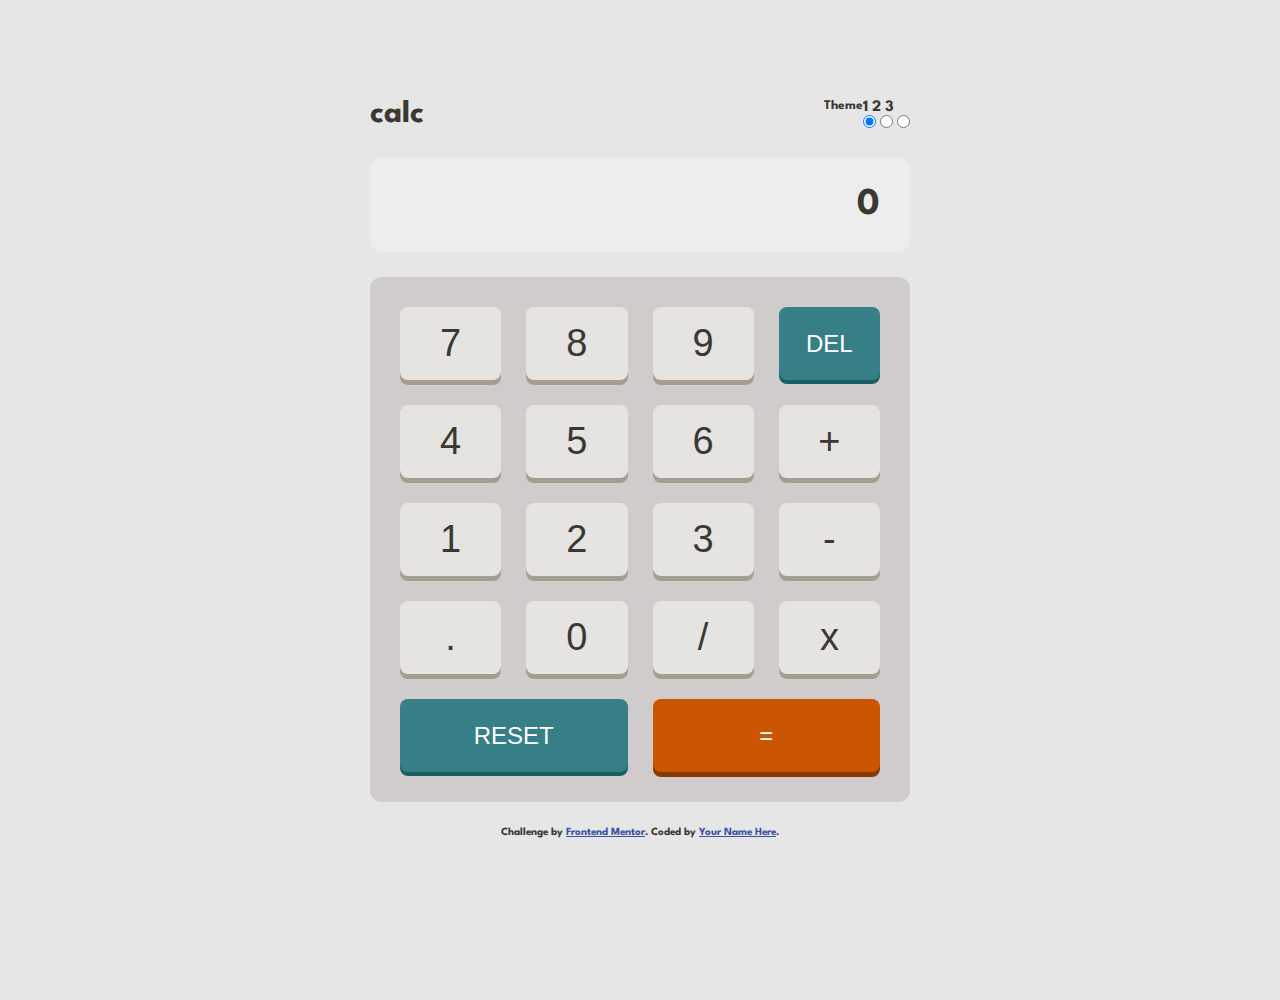
<file: frontend-mentor/calculator-app-main/index.html>
<!DOCTYPE html>
<html lang="en">
<head>
  <meta charset="UTF-8">
  <meta name="viewport" content="width=device-width, initial-scale=1.0"> <!-- displays site properly based on user's device -->
  <link rel="stylesheet" href="styles/css/main.css">
  <link rel="icon" type="image/png" sizes="32x32" href="./images/favicon-32x32.png">
  
  <title>Frontend Mentor | Calculator app</title>
  <style>
    .attribution { font-size: 11px; text-align: center; }
    .attribution a { color: hsl(228, 45%, 44%); }
  </style>
</head>
<body>
  <div class="container">
    <div class="flex-content">
      <header class="header">
        <h1 class="title">calc</h1>
        <div class="theme-switcher">
          <h5>Theme</h5>
          <form action=".">
            <div class="labels">
              <label for="theme-a">1</label>
              <label for="theme-b">2</label>
              <label for="theme-c">3</label>
            </div>
            <div class="inputs">
              <input id="theme-a" type="radio" name="theme-a" checked="checked">
              <input id="theme-b" type="radio" name="theme-b" >
              <input id="theme-c" type="radio" name="theme-c" >
            </div>
          </form>
        </div>
      </header>
      <main class="main">
        <div class="display">0</div>
        <div class="keypad">
          <button value="7" class="key">7</button>
          <button value="8" class="key">8</button>
          <button value="9" class="key">9</button>
          <button value="DEL" class="key-del accent">DEL</button>

          <button value="4" class="key">4</button>
          <button value="5" class="key">5</button>
          <button value="6" class="key">6</button>
          <button value="+" class="key-plus operator">+</button>

          <button value="1" class="key">1</button>
          <button value="2" class="key">2</button>
          <button value="3" class="key">3</button>
          <button value="-" class="key-minus operator">-</button>

          <button value="." class="key decimal">.</button>
          <button value="0" class="key">0</button>
          <button value="/" class="key-divide operator">/</button>
          <button value="x" class="key-multiply operator">x</button>
          
          <button value="RESET" class="key reset accent">RESET</button>
          <button value="=" class="key-equal equal">=</button>
        </div>
      </main>
    </div>
  </div>

  <footer class="attribution">
    Challenge by <a href="https://www.frontendmentor.io?ref=challenge" target="_blank">Frontend Mentor</a>. 
    Coded by <a href="#">Your Name Here</a>.
  </footer>

  <script type="text/javascript" src="js/script.js"></script>
</body>
</html>
</file>
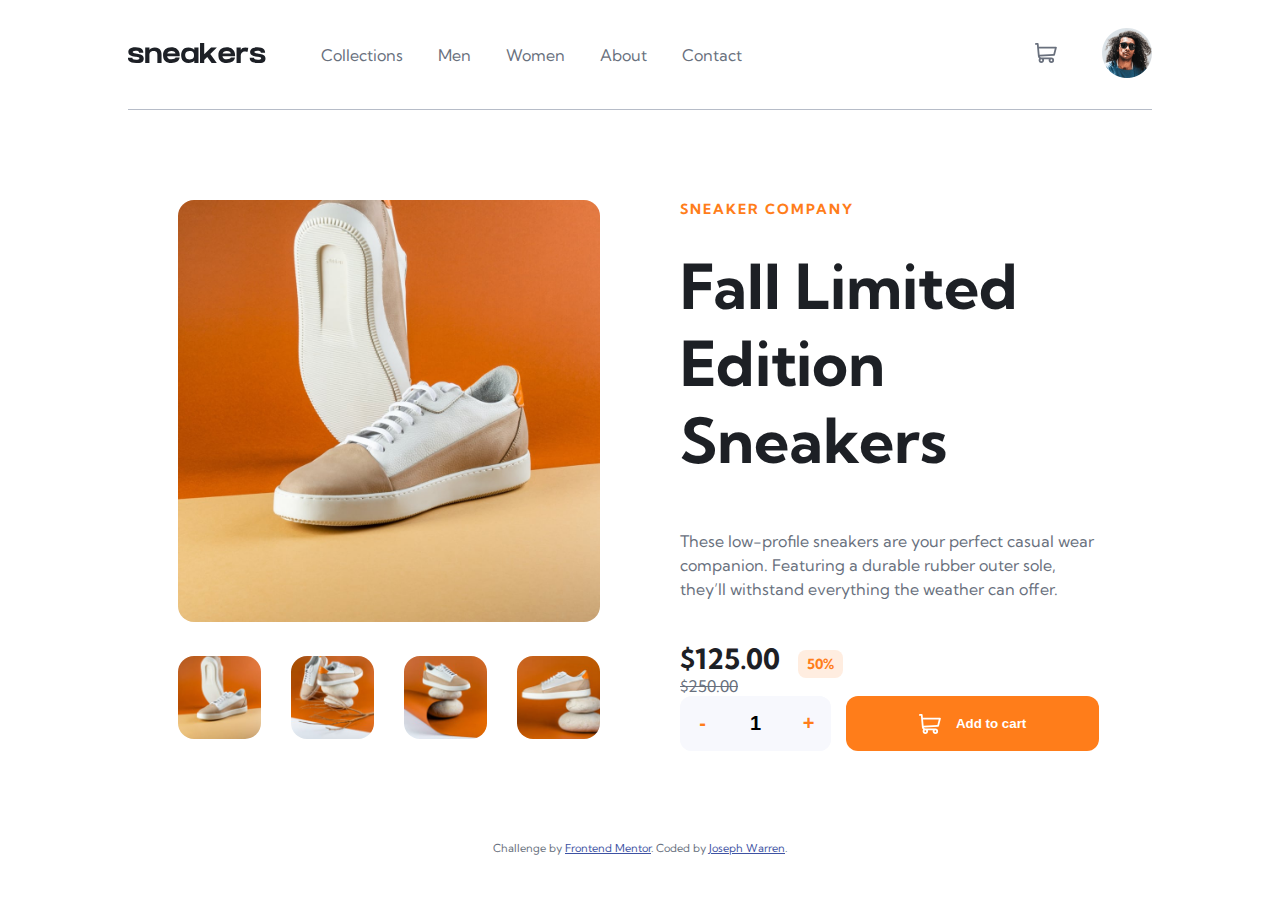
<file: frontend-mentor/ecommerce-product-page-main/index.html>
<!DOCTYPE html>
<html lang="en">
<head>
  <meta charset="UTF-8">
  <meta name="viewport" content="width=device-width, initial-scale=1.0"> <!-- displays site properly based on user's device -->

  <link rel="icon" type="image/png" sizes="32x32" href="./images/favicon-32x32.png">
  <link rel="stylesheet" href="styles/css/main.css">
  
  <title>Frontend Mentor | E-commerce product page</title>

  <!-- Feel free to remove these styles or customise in your own stylesheet 👍 -->
  <style>
    .attribution { font-size: 11px; text-align: center; }
    .attribution a { color: hsl(228, 45%, 44%); }
  </style>
</head>
<body>
<div class="container">
  <header>
    <nav class="nav">
      <div class="nav--mobile">
        <div class="menu-btn">
          <span class="menu-btn__burger"></span>
        </div>
      </div>
      <div class="nav--logo">
        <img src="images/logo.svg" alt="Sneakers Shoe Company">
      </div>
      <ul class="nav--main">
        <li class="nav__item"><a href="#">Collections</a></li>
        <li class="nav__item"><a href="">Men</a></li>
        <li class="nav__item"><a href="#">Women</a></li>
        <li class="nav__item"><a href="#">About</a></li>
        <li class="nav__item"><a href="#">Contact</a></li>
      </ul>
      <ul class="nav--universal">
        <li class="nav__item--cart">
          <div class="cart__link">
            <a href="#">
              <img class="cart__icon" src="images/icon-cart.svg" alt="Shopping Cart">
            </a>
            <div class="cart__link--new" style="display:none;"></div>
          </div>
          <div class="cart">
            <h3>Cart</h3>
            <ul class="cart__content">
              <li class="cart__item--empty">
                Your Cart is empty.
              </li>
            </ul>
        
            <button class="checkout btn--primary">
              Checkout
            </button>
          </div>
        </li>
        <li class="nav__item--profile">
          <a href="#"><img class="avatar" src="images/image-avatar.png" alt="User Profile Image"></a>
        </li>
      </ul>
    </nav>
  </header>
  <main class="content">
    <section class="product">

      <div class="product__images">
        <div class="product__display">
          <img src="images/image-product-1.jpg" alt="">
        </div>
        <div class="product__thumbnails">
          <div class="preview"><a href="#"><img src="images/image-product-1-thumbnail.jpg" alt=""></a></div>
          <div class="preview"><a href="#"><img src="images/image-product-2-thumbnail.jpg" alt=""></a></div>
          <div class="preview"><a href="#"><img src="images/image-product-3-thumbnail.jpg" alt=""></a></div>
          <div class="preview"><a href="#"><img src="images/image-product-4-thumbnail.jpg" alt=""></a></div>
        </div>
      </div>

      <div class="product__info">
        <h2 class="subtitle">Sneaker Company</h2>
        <h1 class="title">Fall Limited Edition Sneakers</h1>
        <p class="desc">These low-profile sneakers are your perfect casual wear companion. Featuring a
        durable rubber outer sole, they’ll withstand everything the weather can offer.</p>
        <span class="price">$125.00</span><span class="sale">50%</span>
        <span class="discount">$250.00</span>

        <div class="cart-selection">
          <form class="quantity">
            <div class="input--primary">
              <input type="button" value="-" class="btn--minus" data-field="quantity">
            </div>
            <div class="input--primary">
              <input type="number" step="1" min="1" max="999" value="1" name="quantity" class="quantity-field">
            </div>
            <div class="input--primary">
              <input type="button" value="+" class="btn--plus" data-field="quantity">
            </div>
          </form>
          <div class="add-to-cart">
            <button class="btn--primary btn--add-to-cart"><img src="images/icon-cart.svg" alt="Add To Cart" class="filter--white">Add to cart</button>
          </div>
        </div>
      </div>

    </section>
  </main>

  <footer>
    <div class="attribution">
      Challenge by <a href="https://www.frontendmentor.io?ref=challenge" target="_blank">Frontend Mentor</a>. 
      Coded by <a href="#">Joseph Warren</a>.
    </div>
  </footer>
</div>
<script type="text/javascript" src="js/main.js"></script>
</body>
</html>
</file>
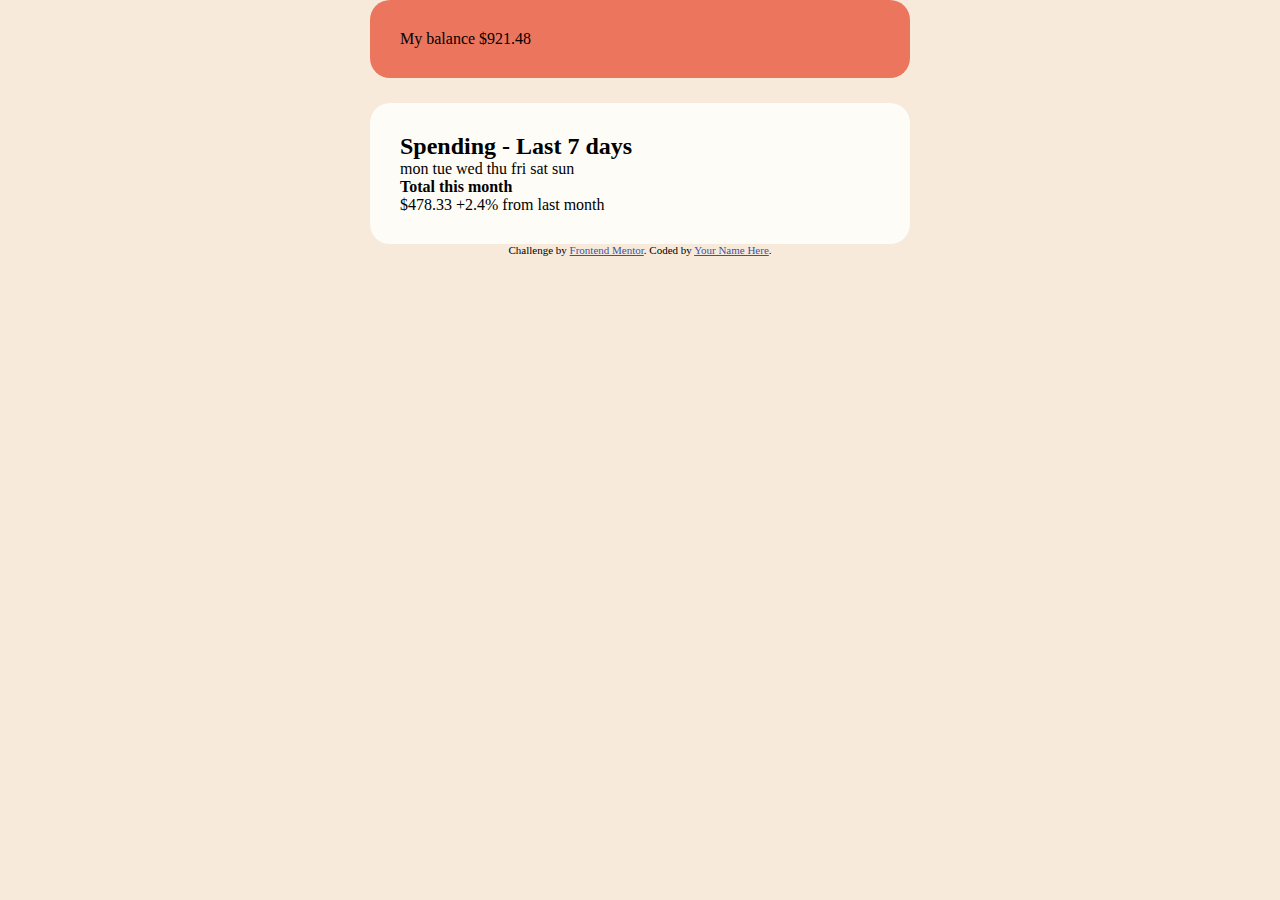
<file: frontend-mentor/expenses-chart-component-main/index.html>
<!DOCTYPE html>
<html lang="en">
<head>
  <meta charset="UTF-8">
  <meta name="viewport" content="width=device-width, initial-scale=1.0"> <!-- displays site properly based on user's device -->

  <link rel="icon" type="image/png" sizes="32x32" href="./images/favicon-32x32.png">
  <link rel="stylesheet" href="styles/css/main.css">
  
  <title>Frontend Mentor | Expenses chart component</title>

  <!-- Feel free to remove these styles or customise in your own stylesheet 👍 -->
  <style>
    .attribution { font-size: 11px; text-align: center; }
    .attribution a { color: hsl(228, 45%, 44%); }
  </style>
</head>
<body>
  <div class="container">
    <div class="balance">
      My balance
      $921.48
    </div>
    <div class="overview">
      <h2>Spending - Last 7 days</h2>
      
      <div class="graph">
        mon
        tue
        wed
        thu
        fri
        sat
        sun
      </div>
      
      <h4>Total this month</h4>
      $478.33
      
      +2.4%
      from last month
    </div>
  </div>
  <div class="attribution">
    Challenge by <a href="https://www.frontendmentor.io?ref=challenge" target="_blank">Frontend Mentor</a>. 
    Coded by <a href="#">Your Name Here</a>.
  </div>
</body>
</html>
</file>
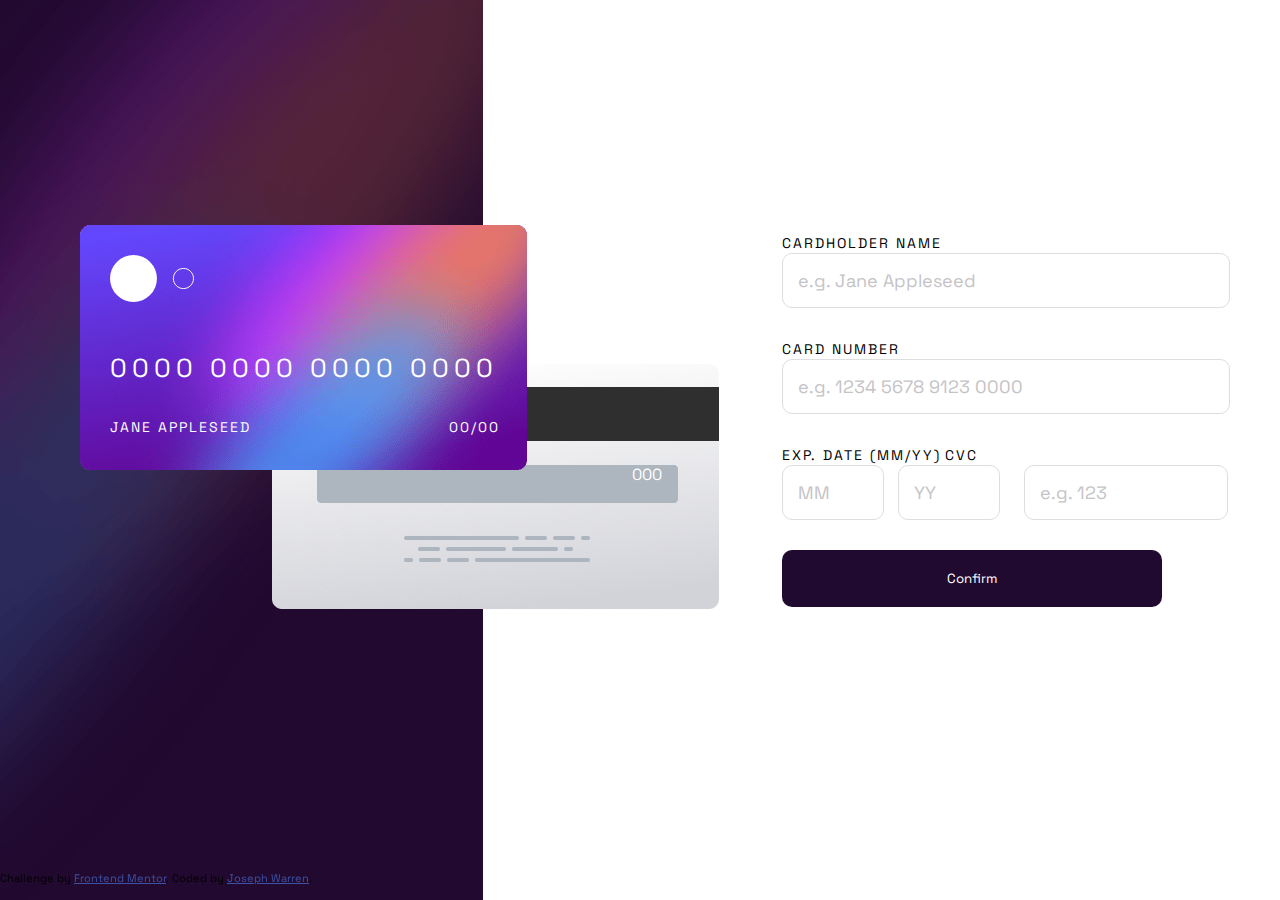
<file: frontend-mentor/interactive-card-details-form-main/index.html>
<!DOCTYPE html>
<html lang="en">
<head>
  <meta charset="UTF-8">
  <meta name="viewport" content="width=device-width, initial-scale=1.0"> <!-- displays site properly based on user's device -->

  <link rel="icon" type="image/png" sizes="32x32" href="./images/favicon-32x32.png">
  <link rel="stylesheet" href="styles/css/main.css">
  <link rel="preconnect" href="https://fonts.googleapis.com">
  <link rel="preconnect" href="https://fonts.gstatic.com" crossorigin>
  <link href="https://fonts.googleapis.com/css2?family=Space+Grotesk:wght@500&display=swap" rel="stylesheet">
  
  <title>Frontend Mentor | Interactive card details form</title>
</head>
<body>
  <div class="container">
    <main class="main__content">
      <div class="card__demo">
        <div class="card__front">
          <img src="images/card-logo.svg" alt="Card Logo">
          <span class="demo--number">0000 0000 0000 0000</span>
          <span class="demo--name">Jane Appleseed</span>
          <span class="demo--exp">
            <span class="demo--exp-mm">00</span>/<span class="demo--exp-yy">00</span>
          </span>
        </div>
        <div class="card__back">
          <span class="demo--cvc">000</span>
        </div>
      </div>
      <div class="card__info">
        <form class="card__form">
          <label for="cardholder">Cardholder Name</label>
            <input type="text" id="cardholder" name="cardholder" placeholder="e.g. Jane Appleseed" data-state="" onkeyup="this.value = this.value.replace(/[^a-z]/i, '')">
              <span class="error" style="display: none;"></span>
          <label for="card-num">Card Number</label>
            <input type="text" id="card-num" name="card-num" placeholder="e.g. 1234 5678 9123 0000" maxlength="16" data-state="" onkeyup="this.value = this.value.replace(/[^0-9]/, '')">
              <span class="error" style="display: none;"></span>
          <label for="exp-date" class="min-content">Exp. Date (MM/YY)</label>
          <label for="cvc" class="min-content">CVC</label><br >
            <input type="number" id="exp-month" name="exp-month" placeholder="MM" minlength="2" maxlength="2" max="12" data-state="" style="margin-right: 10px;">
            <input type="number" id="exp-year" name="exp-year" placeholder="YY" minlength="2" maxlength="2" max="99" data-state="">
            <input type="text" id="cvc" name="cvc" placeholder="e.g. 123" maxlength="3" data-state="" onkeyup="this.value = this.value.replace(/[^0-9]/, '')">
              <span class="error" style="display: none;"></span>
              <span class="error" style="display: none;"></span>
          <button type="submit" class="submit">Confirm</button>
        </form>
        <div class="success-screen hidden">
            <img src="images/icon-complete.svg" alt="Complete">
            <h2>Thank you!</h2> 
            <p>We've added your card details</p>
            <button type="submit" class="submit">Continue</button>
        </div>
      </div>   
    </main>
  </div>
  
  <div class="attribution">
    Challenge by <a href="https://www.frontendmentor.io?ref=challenge" target="_blank">Frontend Mentor</a>. 
    Coded by <a href="#">Joseph Warren</a>.
  </div>

  <script type="text/javascript" src="js/script.js"></script>
</body>
</html>
</file>
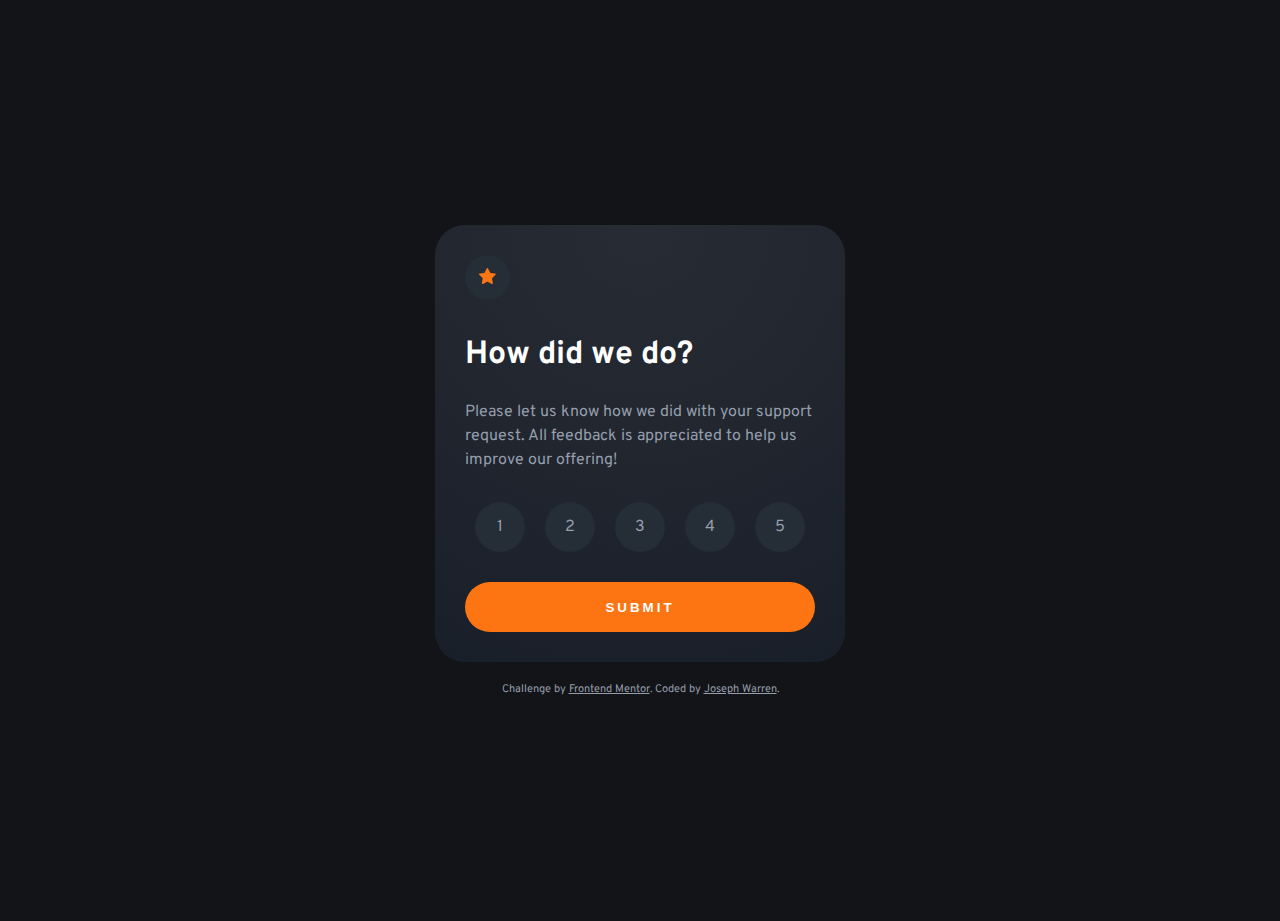
<file: frontend-mentor/interactive-rating-component-main/index.html>
<!DOCTYPE html>
<html lang="en">
<head>
  <meta charset="UTF-8">
  <meta name="viewport" content="width=device-width, initial-scale=1.0"> <!-- displays site properly based on user's device -->

  <link rel="icon" type="image/png" sizes="32x32" href="./images/favicon-32x32.png">
  <link rel="stylesheet" href="styles/css/main.css">
  <link rel="preconnect" href="https://fonts.googleapis.com">
  <link rel="preconnect" href="https://fonts.gstatic.com" crossorigin>
  <link href="https://fonts.googleapis.com/css2?family=Overpass:wght@400;700&display=swap" rel="stylesheet">
  

  
  <title>Frontend Mentor | Interactive rating component</title>
</head>
<body>

<div class="container">
  <div class="main-content">
    <div class="icon">
      <img src="images/icon-star.svg" alt="Star Icon">
    </div>
    <h1>How did we do?</h1>

    <p>Please let us know how we did with your support request. All feedback is appreciated 
    to help us improve our offering!</p>
    <div class="review">
      <div class="rating">
        <span class="item">1</span>
        <span class="item">2</span>
        <span class="item">3</span>
        <span class="item">4</span>
        <span class="item">5</span>
      </div>
      <button>Submit</button>
    </div>
  </div>

  <div class="thanks-content hidden">
    <div class="thanks-image">
      <img src="images/illustration-thank-you.svg" alt="Thank you!">
    </div>
    <span class="user-selection">You selected 0 out of 5</span>
    <h1>Thank you!</h1>

    <p>We appreciate you taking the time to give a rating. If you ever need more support, 
    don’t hesitate to get in touch!</p>
  </div>
</div>
<div class="attribution">
  Challenge by <a href="https://www.frontendmentor.io?ref=challenge" target="_blank">Frontend Mentor</a>. 
  Coded by <a href="#">Joseph Warren</a>.
</div>
<script type="text/javascript" src="js/script.js"></script>
</body>
</html>
</file>
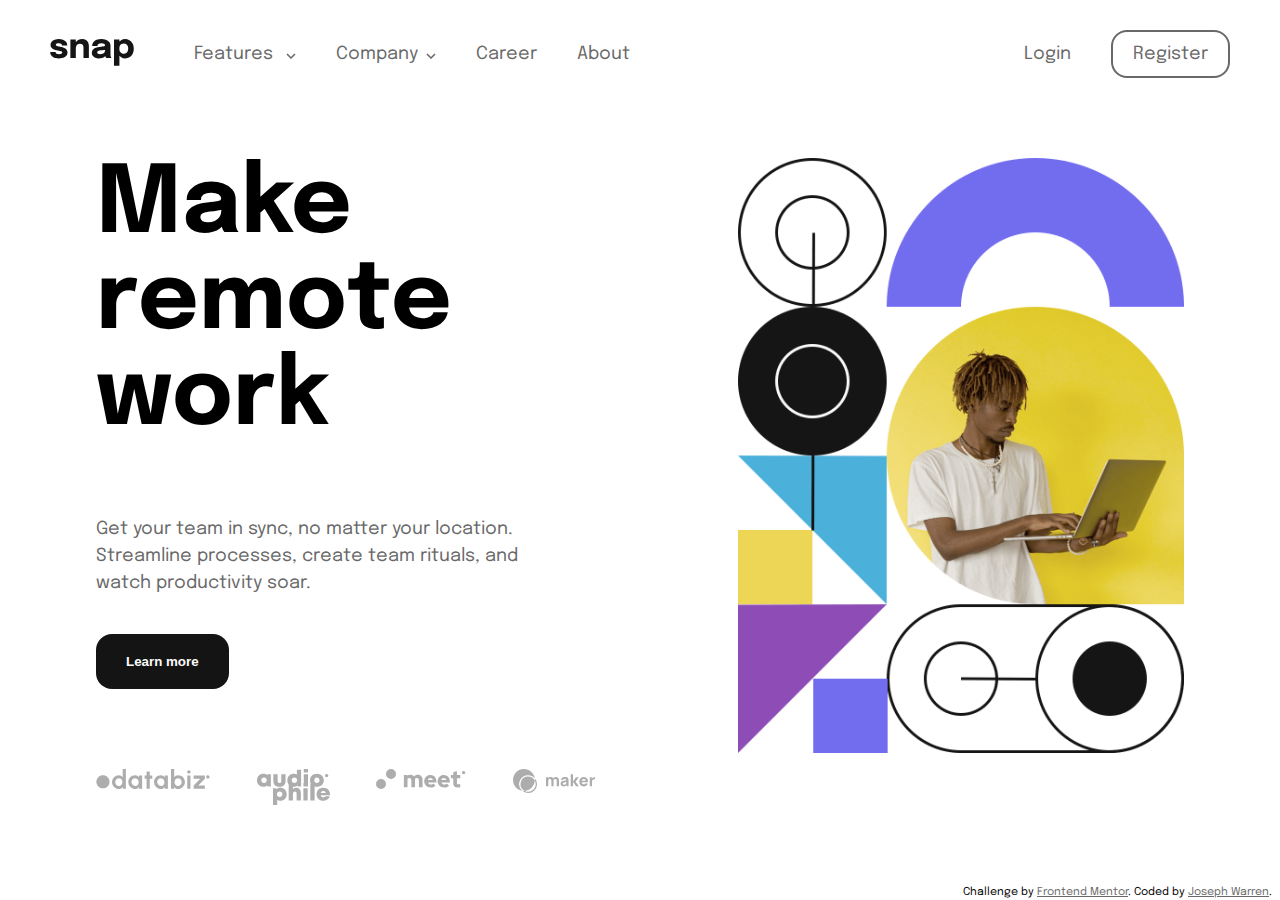
<file: frontend-mentor/intro-section-with-dropdown-navigation-main/index.html>
<!DOCTYPE html>
<html lang="en">
<head>
  <meta charset="UTF-8">
  <meta name="viewport" content="width=device-width, initial-scale=1.0">
  <link rel="icon" type="image/png" sizes="32x32" href="./images/favicon-32x32.png">
  <link rel="stylesheet" href="styles/css/main.css">
  
  <title>Frontend Mentor | Intro section with dropdown navigation</title>
</head>
<body>
  
  <nav class="nav">

    <div class="logo">
      <img src="images/logo.svg" alt="Snap - Remote Work">
    </div>

    <ul class="navbar">

      <li class="features">
        <a href="#">Features <img src="images/icon-arrow-down.svg" alt="Arrow Down"></a>
        <ul class="dropdown">
          <li><img src="images/icon-todo.svg" alt="Icon Todo"><a href="#">Todo List</a></li>
          <li><img src="images/icon-calendar.svg" alt="Icon Calendar"><a href="#">Calendar</a></li>
          <li><img src="images/icon-reminders.svg" alt="Icon Reminders"><a href="#">Reminders</a></li>
          <li><img src="images/icon-planning.svg" alt="Icon Planning"><a href="#">Planning</a></li>
        </ul>
      </li>

      <li class="company">
        <a href="#">Company<img src="images/icon-arrow-down.svg" alt="Arrow Down"></a>
        <ul class="dropdown">
          <li><a href="#">History</a></li>
          <li><a href="#">Our Team</a></li>
          <li><a href="#">Blog</a></li>
        </ul>
      </li>

      <li><a href="#">Career</a></li>

      <li><a href="#">About</a></li>

      <li class="login"><a href="#">Login</a></li>

      <li class="register"><a href="#">Register</a></li>

    </ul>
    <div class="mobile-menu">
      <div class="menu-btn">
        <span class="menu-btn__burger"></span>
      </div>
    </div>

  </nav>

  <div class="container">
    <section class="hero">
      <div class="hero__content">
        <h1><span class="block">Make</span> remote work</h1>
        <p>Get your team in sync, no matter your location. Streamline processes, 
          create team rituals, and watch productivity soar.</p>
        <button type="button"><a href="#">Learn more</a></button>
        <ul class="featured__clients">
          <li><img src="images/client-databiz.svg"></li>
          <li><img src="images/client-audiophile.svg"></li>
          <li><img src="images/client-meet.svg"></li>
          <li><img src="images/client-maker.svg"></li>
        </ul>
      </div>
      <div class="hero__img">
        <img class="img-desktop" src="images/image-hero-desktop.png" alt="">
        <img class="img-mobile" src="images/image-hero-mobile.png" alt="">
      </div>
    </section>
    <div class="attribution">
      Challenge by <a href="https://www.frontendmentor.io?ref=challenge" target="_blank">Frontend Mentor</a>.
      Coded by <a href="#">Joseph Warren</a>.
    </div>
  </div>
  <script type="text/javascript" src="js/script.js"></script>
</body>
</html>
</file>
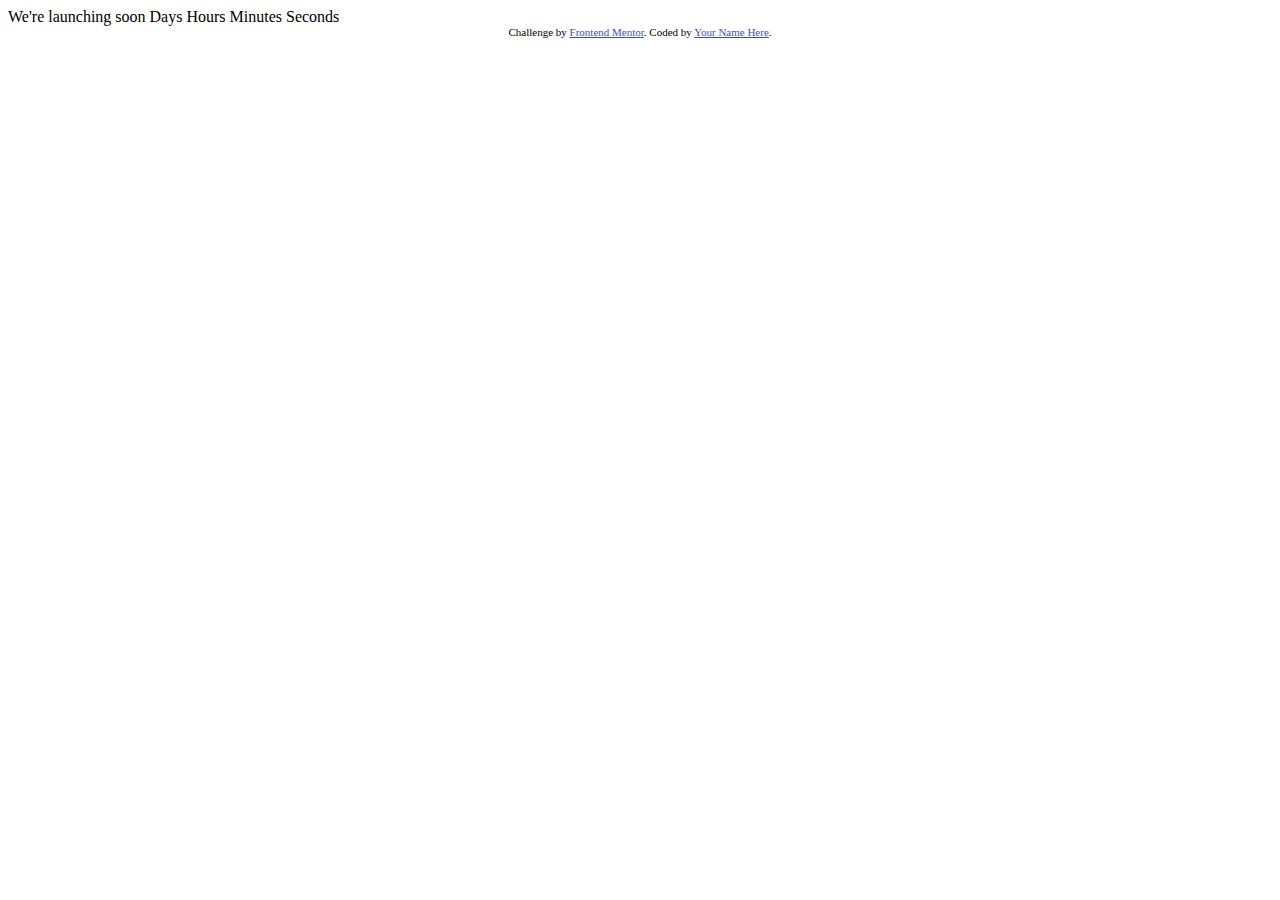
<file: frontend-mentor/launch-countdown-timer-main/index.html>
<!DOCTYPE html>
<html lang="en">
<head>
  <meta charset="UTF-8">
  <meta name="viewport" content="width=device-width, initial-scale=1.0"> <!-- displays site properly based on user's device -->

  <link rel="icon" type="image/png" sizes="32x32" href="./images/favicon-32x32.png">
  
  <title>Frontend Mentor | Launch countdown timer</title>

  <!-- Feel free to remove these styles or customise in your own stylesheet 👍 -->
  <style>
    .attribution { font-size: 11px; text-align: center; }
    .attribution a { color: hsl(228, 45%, 44%); }
  </style>
</head>
<body>

  We're launching soon

  Days
  Hours
  Minutes
  Seconds
  
  <div class="attribution">
    Challenge by <a href="https://www.frontendmentor.io?ref=challenge" target="_blank">Frontend Mentor</a>. 
    Coded by <a href="#">Your Name Here</a>.
  </div>
</body>
</html>
</file>
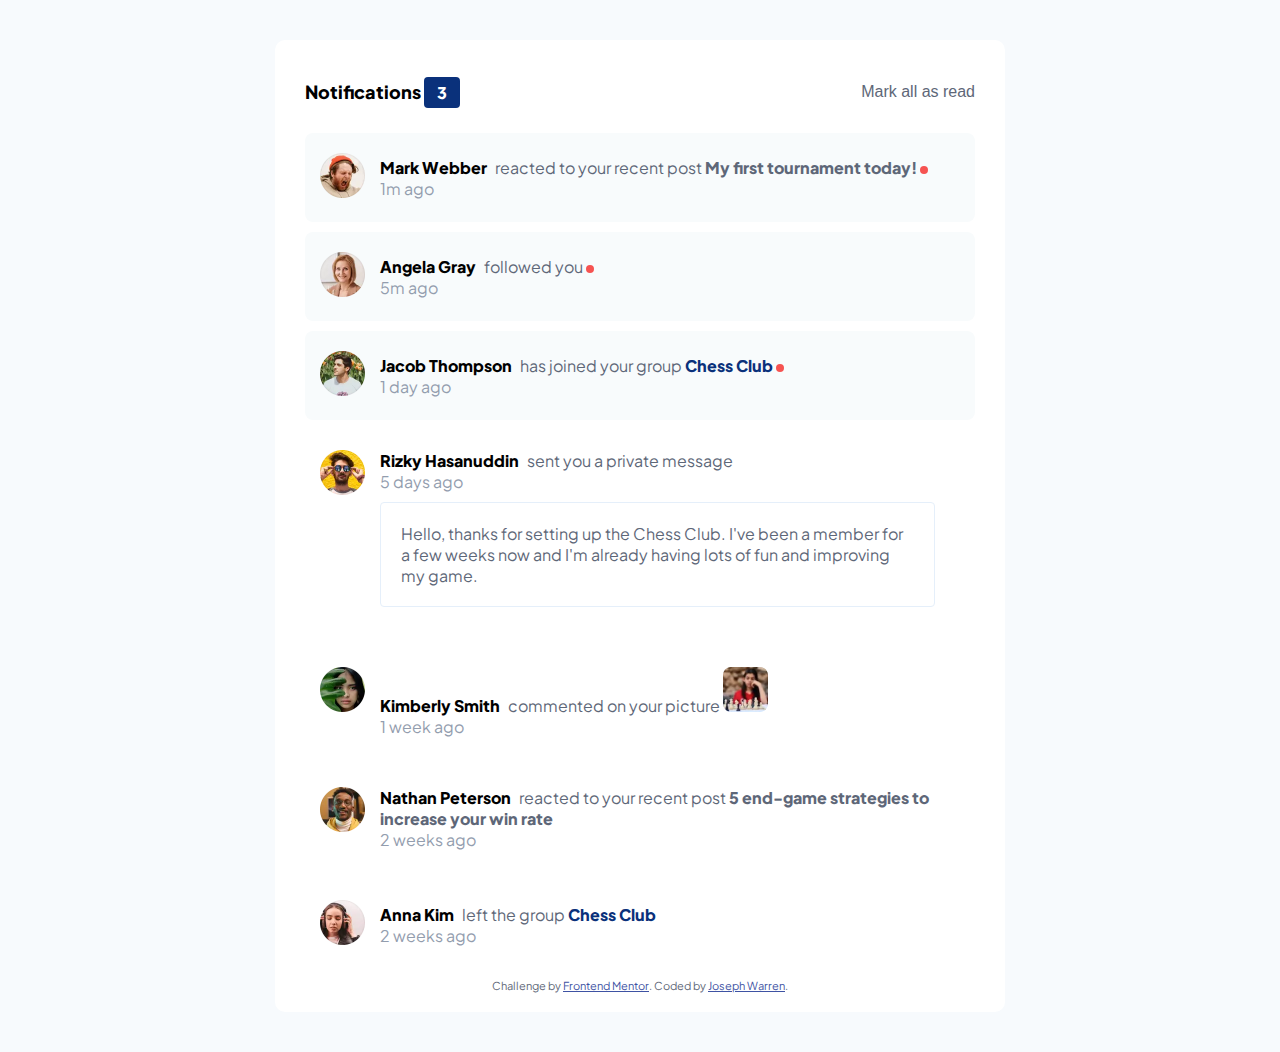
<file: frontend-mentor/notifications-page-main/index.html>
<!DOCTYPE html>
<html lang="en">
<head>
  <meta charset="UTF-8">
  <meta name="viewport" content="width=device-width, initial-scale=1.0"> <!-- displays site properly based on user's device -->

  <link rel="icon" type="image/png" sizes="32x32" href="./images/favicon-32x32.png">
  <link rel="stylesheet" href="styles/css/main.css">
  <link rel="preconnect" href="https://fonts.googleapis.com">
  <link rel="preconnect" href="https://fonts.gstatic.com" crossorigin>
  <link href="https://fonts.googleapis.com/css2?family=Plus+Jakarta+Sans:wght@500;800&display=swap" rel="stylesheet">
  
  <title>Frontend Mentor | Notifications page</title>

  <!-- Feel free to remove these styles or customise in your own stylesheet 👍 -->
  <style>
    .attribution { font-size: 11px; text-align: center; }
    .attribution a { color: hsl(228, 45%, 44%); }
  </style>
</head>
<body>
<div class="container">
  
  <div class="notify__bar">
    <h1>Notifications <span class="counter"></span></h1>
    <button>Mark all as read</button>
  </div>

  <div class="post__body unread">
    <div class="user-photo">
      <img src="assets/images/avatar-mark-webber.webp" alt="">
    </div>
    <div class="post-entry">
      <span class="username">Mark Webber</span>
      <span class="action">reacted to your recent post</span>
      <span class="object"><a class="post-link">My first tournament today!</a></span>
      <span class="unread-item"></span><br>
      <span class="date">1m ago</span>
    </div>
  </div>

  <div class="post__body unread">
    <div class="user-photo">
      <img src="assets/images/avatar-angela-gray.webp" alt="">
    </div>
    <div class="post-entry">
      <span class="username">Angela Gray</span>
      <span class="action">followed you</span>
      <span class="object"></span>
      <span class="unread-item"></span><br>
      <span class="date">5m ago</span>
    </div>
  </div>

  <div class="post__body unread">
    <div class="user-photo">
      <img src="assets/images/avatar-jacob-thompson.webp" alt="">
    </div>
    <div class="post-entry">
      <span class="username">Jacob Thompson</span>
      <span class="action">has joined your group</span>
      <span class="object"><a class="group-link">Chess Club</a></span>
      <span class="unread-item"></span><br>
      <span class="date">1 day ago</span>
    </div>
  </div>

  <div class="post__body">
    <div class="user-photo">
      <img src="assets/images/avatar-rizky-hasanuddin.webp" alt="">
    </div>
    <div class="post-entry">
      <span class="username">Rizky Hasanuddin</span>
      <span class="action">sent you a private message</span>
      <span class="object"></span><br>
      <span class="date">5 days ago</span>
      <div class="pm">
        <p>Hello, thanks for setting up the Chess Club. I've been a member for a few weeks now and 
        I'm already having lots of fun and improving my game.</p>
      </div>
    </div>
  </div>

  <div class="post__body">
    <div class="user-photo">
      <img src="assets/images/avatar-kimberly-smith.webp" alt="">
    </div>
    <div class="post-entry">
      <span class="username">Kimberly Smith</span>
      <span class="action">commented on your picture</span>
      <span class="object"><img src="assets/images/image-chess.webp" alt=""></span><br>
      <span class="date">1 week ago</span>
    </div>
  </div>

  <div class="post__body">
    <div class="user-photo">
      <img src="assets/images/avatar-nathan-peterson.webp" alt="">
    </div>
    <div class="post-entry">
      <span class="username">Nathan Peterson</span> 
      <span class="action">reacted to your recent post</span>
      <span class="object"><a class="post-link">5 end-game strategies to increase your win rate</a></span><br>
      <span class="date">2 weeks ago</span>
    </div>
  </div>

  <div class="post__body">
    <div class="user-photo">
      <img src="assets/images/avatar-anna-kim.webp" alt="">
    </div>
    <div class="post-entry">
      <span class="username">Anna Kim</span>
      <span class="action">left the group</span>
      <span class="object"><a class="group-link">Chess Club</a></span><br>
      <span class="date">2 weeks ago</span>
    </div>
  </div>

  <div class="attribution">
    Challenge by <a href="https://www.frontendmentor.io?ref=challenge" target="_blank">Frontend Mentor</a>. 
    Coded by <a href="#">Joseph Warren</a>.
  </div>
</div>
<script type="text/javascript" src="js/script.js"></script>
</body>
</html>
</file>
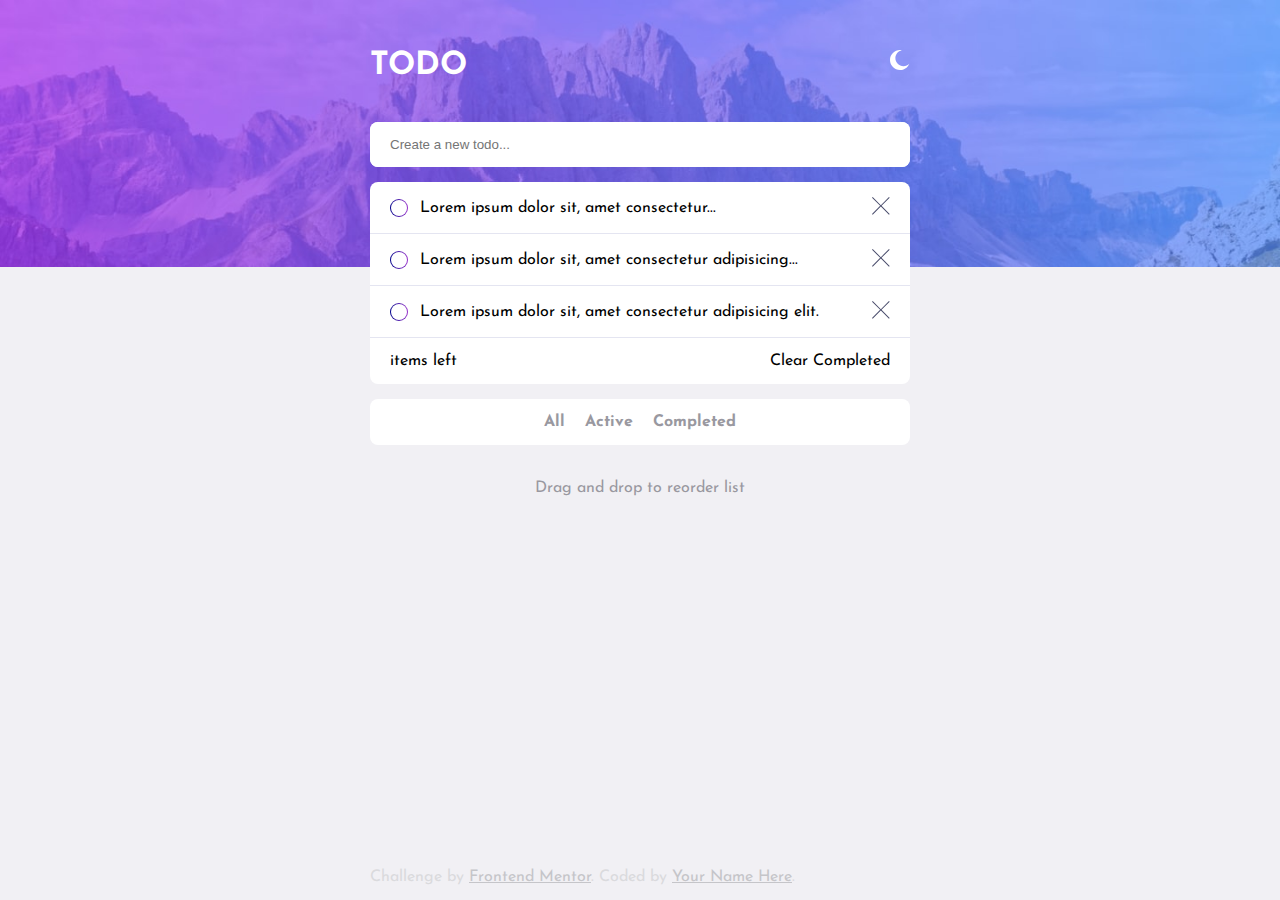
<file: frontend-mentor/todo-app-main/index.html>
<!DOCTYPE html>
<html lang="en">
<head>
  <meta charset="UTF-8">
  <meta name="viewport" content="width=device-width, initial-scale=1.0"> <!-- displays site properly based on user's device -->
  <link rel="stylesheet" href="styles/css/main.css">
  <link rel="icon" type="image/png" sizes="32x32" href="./images/favicon-32x32.png">
  <script src="js/main.js" defer></script>
  <title>Frontend Mentor | Todo app</title>
  <style>
    .attribution { font-size: 11px; text-align: center; }
    .attribution a { color: hsl(228, 45%, 44%); }
  </style>
</head>
<body>
  <div class="container">
    <header class="header">
      <h1>TODO</h1>
      <img src="images/icon-moon.svg" alt="">
    </header>
    <main class="main">
      <section class="create">
        <ul class="create__list">
          <li class="create__list--item">
            <label for="create-new"></label>
            <input id="create-new" class="create-new" placeholder="Create a new todo..."></input>
          </li>
        </ul>
      </section>
      <section class="todo">
        <ul class="todo__list">
          <li class="todo__list--item">
            <input type="checkbox" id="task-1" name="task-1">
            <label for="task-1" class="todo__label">
              <span class="custom__checkbox"></span>
              Lorem ipsum dolor sit, amet consectetur...</label>
            <button class="btn-del" type="button">
              <img src="images/icon-cross.svg" alt="">
            </button>
          </li>

          <li class="todo__list--item">
            <input type="checkbox" id="task-2" name="task-2">
            <label for="task-2" class="todo__label">
              <span class="custom__checkbox"></span>
              Lorem ipsum dolor sit, amet consectetur adipisicing...
            </label>
            <button class="btn-del" type="button">
              <img src="images/icon-cross.svg" alt="">
            </button>
          </li>
          
          <li class="todo__list--item">
            <input type="checkbox" id="task-3" name="task-3">
            <label for="task-3" class="todo__label">
              <span class="custom__checkbox"></span>
              Lorem ipsum dolor sit, amet consectetur adipisicing elit.</label>
            <button class="btn-del" type="button">
              <img src="images/icon-cross.svg" alt="">
            </button>
          </li>
          

          <li class="todo__list--details">
            <p><span class="item-count"></span> items left</p>
            <p>Clear Completed</p>
          </li>
        </ul>
      </section>
      <section class="actions">
        <ul class="actions__list">
          <li>All</li>
          <li>Active</li>
          <li>Completed</li>
        </ul>
      </section>
      <h4>Drag and drop to reorder list</h4>
    </main>
    <footer class="footer">
      <p>Challenge by <a href="https://www.frontendmentor.io?ref=challenge" target="_blank">Frontend Mentor</a>.
      Coded by <a href="#">Your Name Here</a>.</p>
    </footer>
  </div>
</body>
</html>
</file>
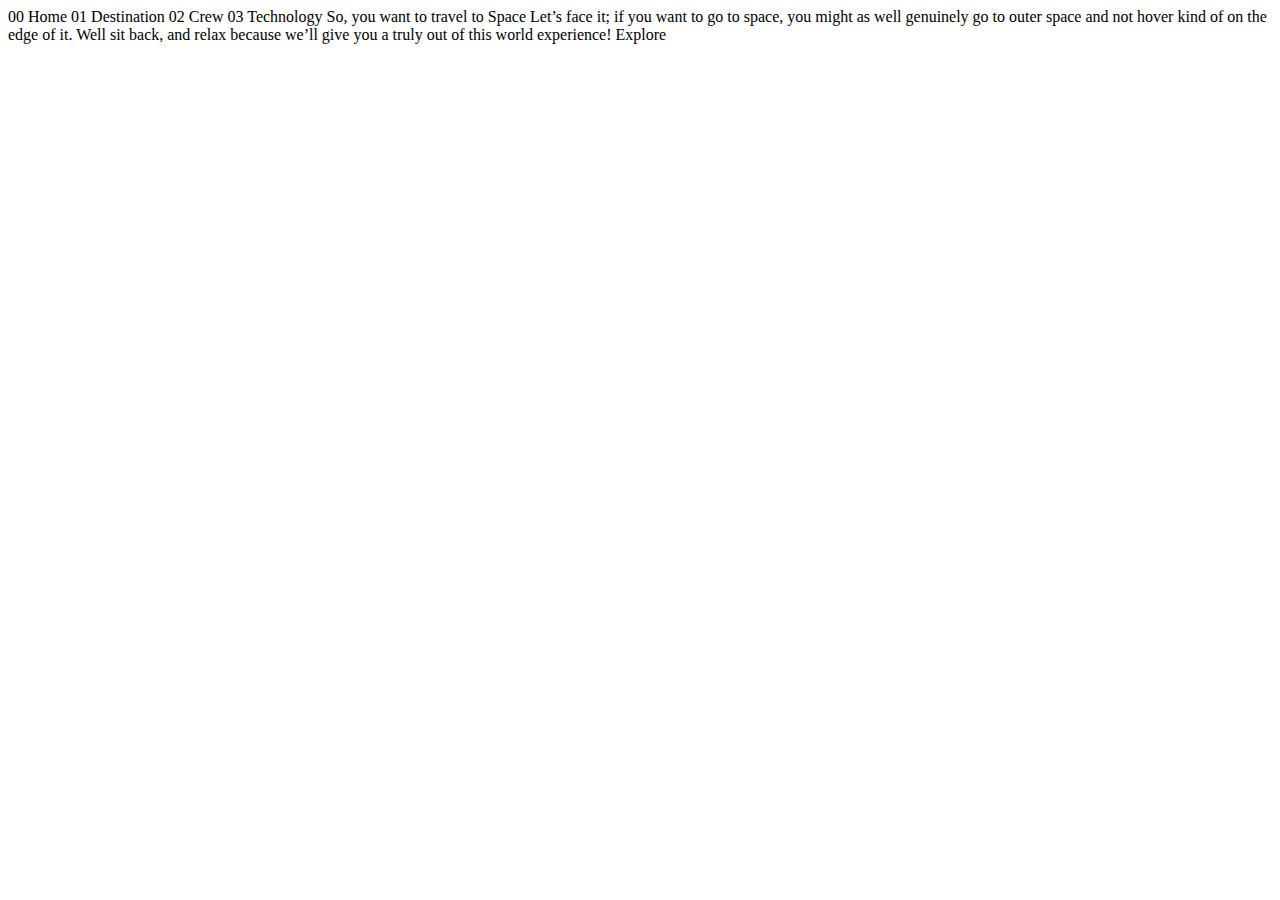
<file: frontend-mentor/space-tourism-website-main/starter-code/index.html>
<!DOCTYPE html>
<html lang="en">
<head>
  <meta charset="UTF-8">
  <meta name="viewport" content="width=device-width, initial-scale=1.0">

  <link rel="icon" type="image/png" sizes="32x32" href="./assets/favicon-32x32.png">
  
  <title>Frontend Mentor | Space tourism website</title>
</head>
<body>

  00 Home
  01 Destination
  02 Crew
  03 Technology

  So, you want to travel to
  Space
  Let’s face it; if you want to go to space, you might as well genuinely go to 
  outer space and not hover kind of on the edge of it. Well sit back, and relax 
  because we’ll give you a truly out of this world experience!

  Explore

</body>
</html>
</file>
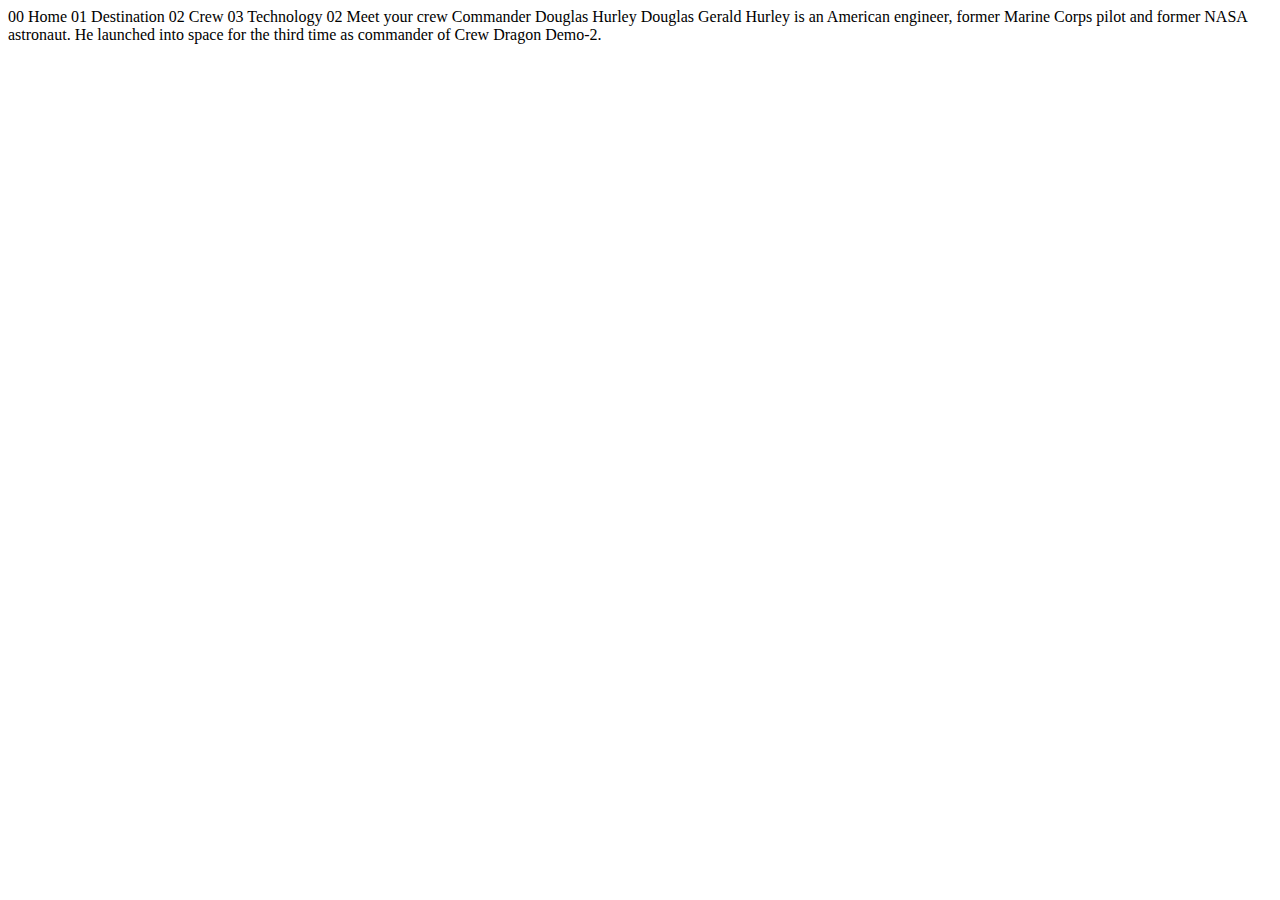
<file: frontend-mentor/space-tourism-website-main/starter-code/crew-commander.html>
<!DOCTYPE html>
<html lang="en">
<head>
  <meta charset="UTF-8">
  <meta name="viewport" content="width=device-width, initial-scale=1.0">

  <link rel="icon" type="image/png" sizes="32x32" href="./assets/favicon-32x32.png">
  
  <title>Frontend Mentor | Space tourism website</title>
</head>
<body>

  00 Home
  01 Destination
  02 Crew
  03 Technology

  02 Meet your crew

  Commander
  Douglas Hurley

  Douglas Gerald Hurley is an American engineer, former Marine Corps pilot 
  and former NASA astronaut. He launched into space for the third time as 
  commander of Crew Dragon Demo-2.
</body>
</html>
</file>
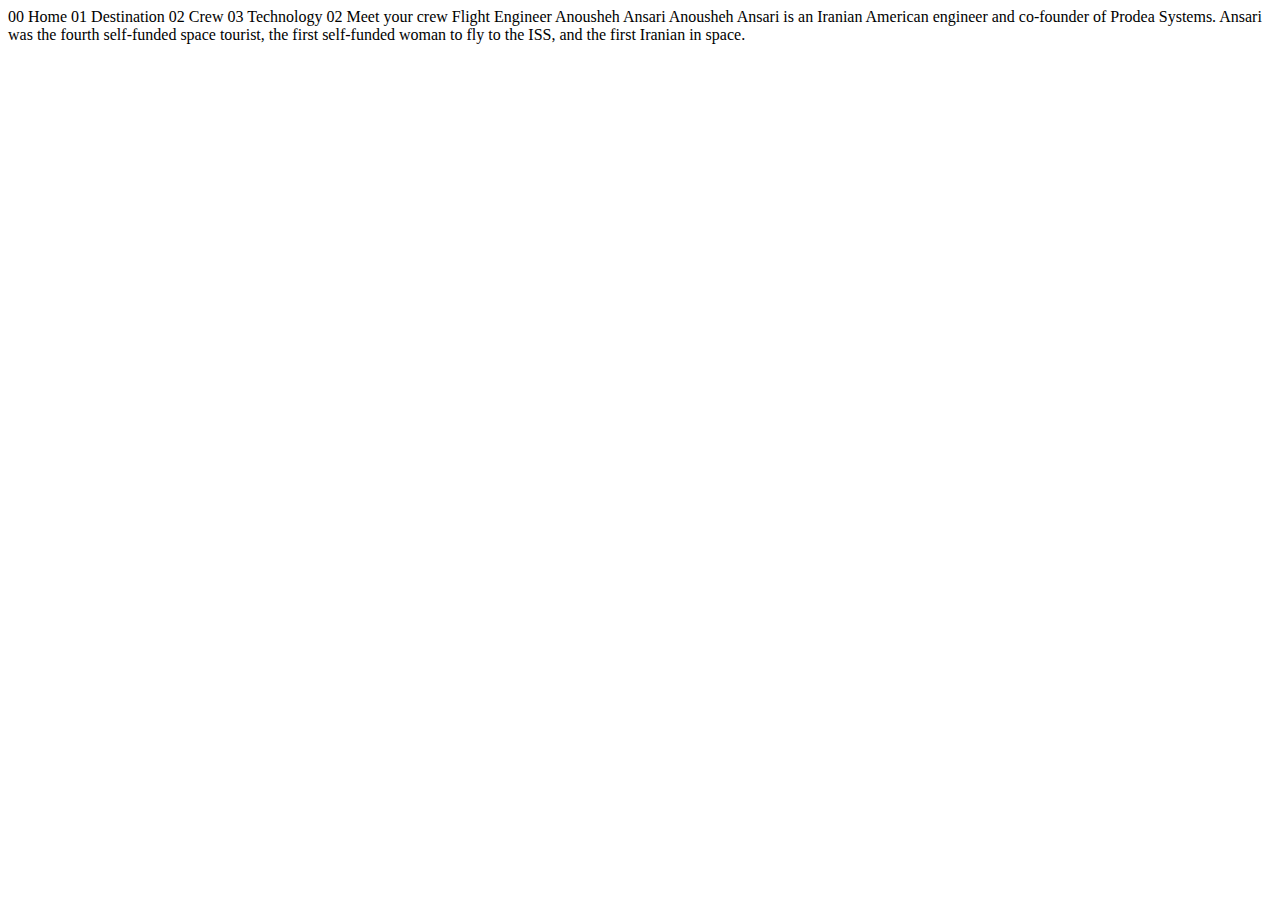
<file: frontend-mentor/space-tourism-website-main/starter-code/crew-engineer.html>
<!DOCTYPE html>
<html lang="en">
<head>
  <meta charset="UTF-8">
  <meta name="viewport" content="width=device-width, initial-scale=1.0">

  <link rel="icon" type="image/png" sizes="32x32" href="./assets/favicon-32x32.png">
  
  <title>Frontend Mentor | Space tourism website</title>
</head>
<body>

  00 Home
  01 Destination
  02 Crew
  03 Technology

  02 Meet your crew

  Flight Engineer
  Anousheh Ansari

  Anousheh Ansari is an Iranian American engineer and co-founder of Prodea Systems. 
  Ansari was the fourth self-funded space tourist, the first self-funded woman to 
  fly to the ISS, and the first Iranian in space. 
</body>
</html>
</file>
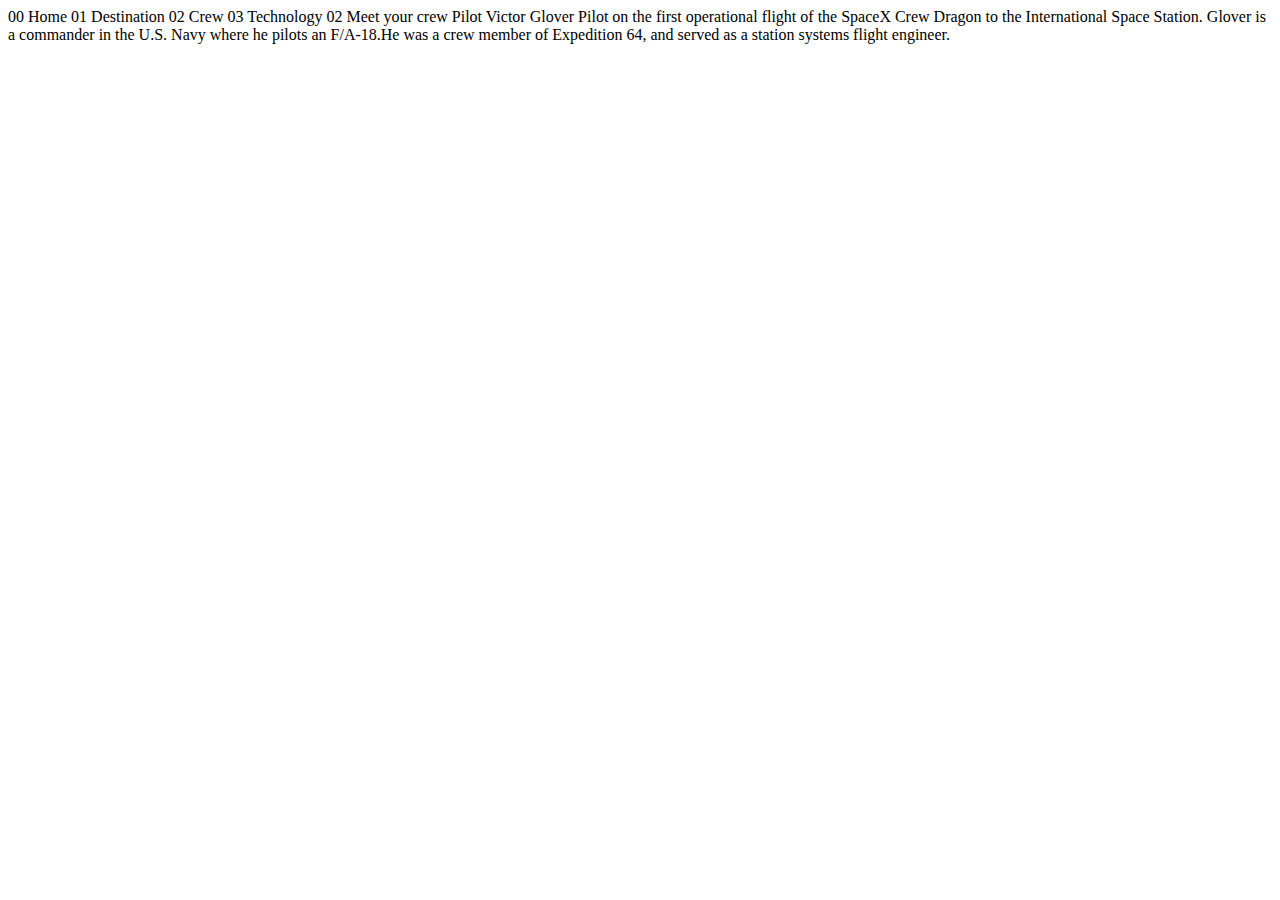
<file: frontend-mentor/space-tourism-website-main/starter-code/crew-pilot.html>
<!DOCTYPE html>
<html lang="en">
<head>
  <meta charset="UTF-8">
  <meta name="viewport" content="width=device-width, initial-scale=1.0">

  <link rel="icon" type="image/png" sizes="32x32" href="./assets/favicon-32x32.png">
  
  <title>Frontend Mentor | Space tourism website</title>
</head>
<body>

  00 Home
  01 Destination
  02 Crew
  03 Technology

  02 Meet your crew

  Pilot
  Victor Glover

  Pilot on the first operational flight of the SpaceX Crew Dragon to the 
  International Space Station. Glover is a commander in the U.S. Navy where 
  he pilots an F/A-18.He was a crew member of Expedition 64, and served as a 
  station systems flight engineer. 
</body>
</html>
</file>
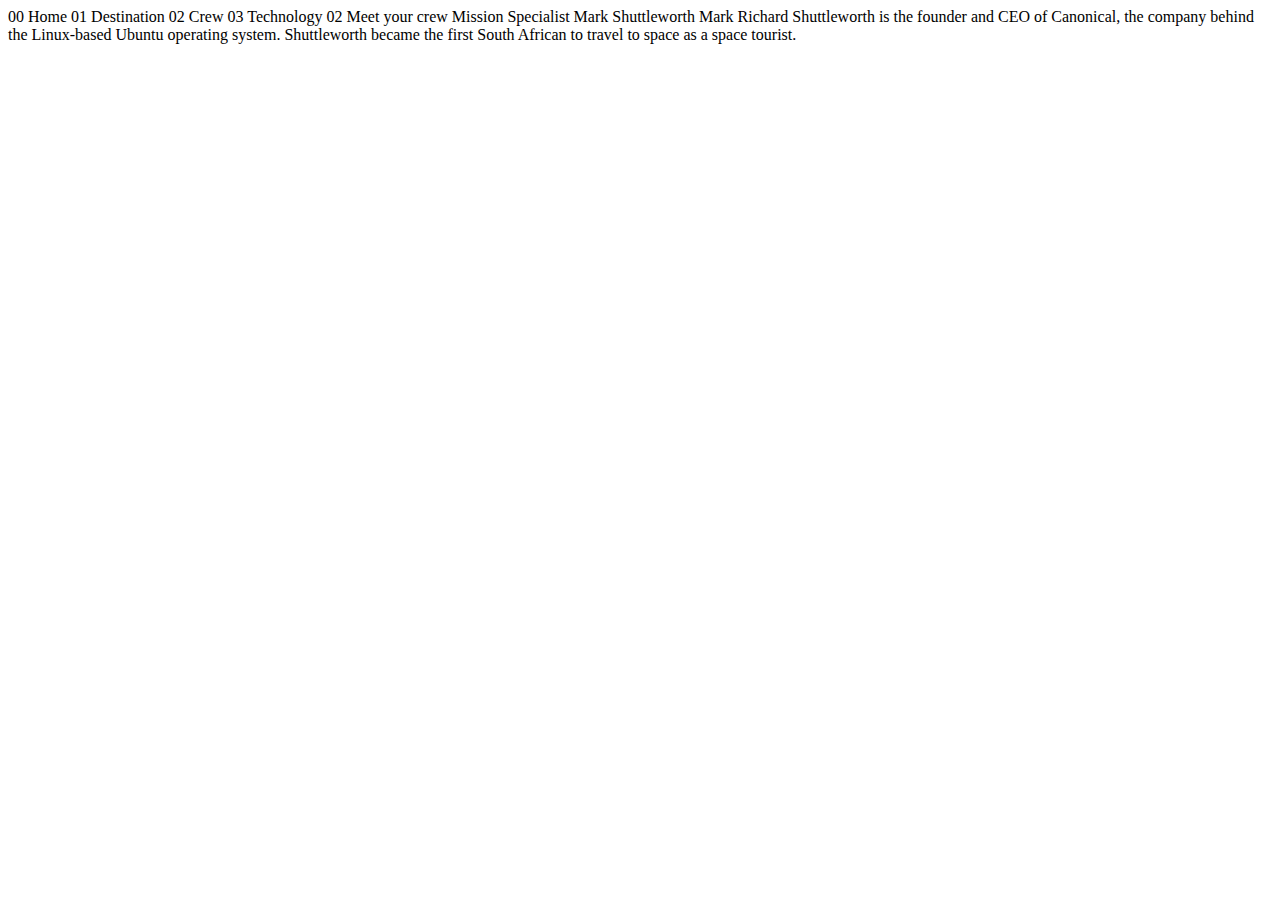
<file: frontend-mentor/space-tourism-website-main/starter-code/crew-specialist.html>
<!DOCTYPE html>
<html lang="en">
<head>
  <meta charset="UTF-8">
  <meta name="viewport" content="width=device-width, initial-scale=1.0">

  <link rel="icon" type="image/png" sizes="32x32" href="./assets/favicon-32x32.png">
  
  <title>Frontend Mentor | Space tourism website</title>
</head>
<body>

  00 Home
  01 Destination
  02 Crew
  03 Technology

  02 Meet your crew

  Mission Specialist
  Mark Shuttleworth

  Mark Richard Shuttleworth is the founder and CEO of Canonical, the company behind 
  the Linux-based Ubuntu operating system. Shuttleworth became the first South 
  African to travel to space as a space tourist.
</body>
</html>
</file>
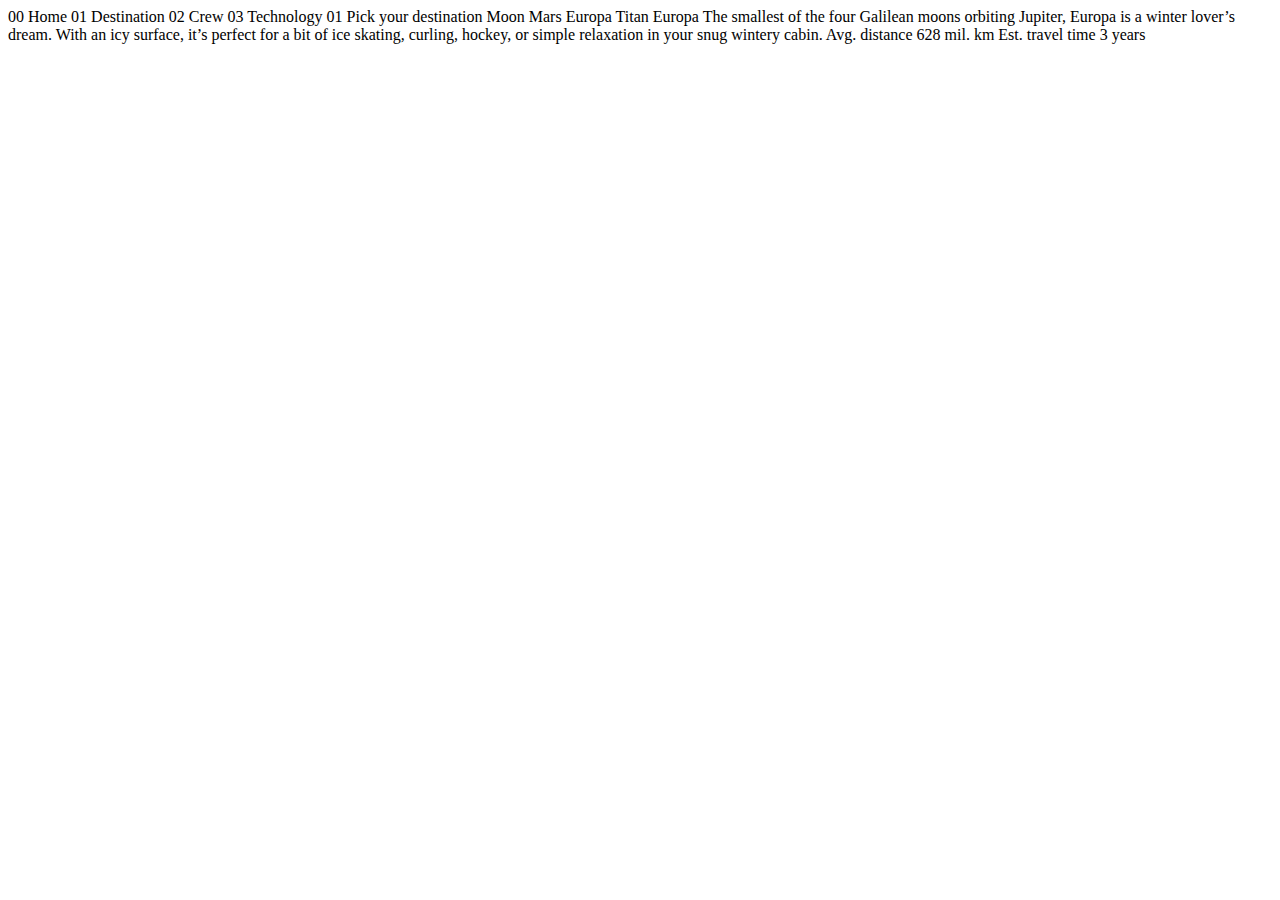
<file: frontend-mentor/space-tourism-website-main/starter-code/destination-europa.html>
<!DOCTYPE html>
<html lang="en">
<head>
  <meta charset="UTF-8">
  <meta name="viewport" content="width=device-width, initial-scale=1.0">

  <link rel="icon" type="image/png" sizes="32x32" href="./assets/favicon-32x32.png">
  
  <title>Frontend Mentor | Space tourism website</title>
</head>
<body>

  00 Home
  01 Destination
  02 Crew
  03 Technology

  01 Pick your destination

  Moon
  Mars
  Europa
  Titan

  Europa

  The smallest of the four Galilean moons orbiting Jupiter, Europa is a 
  winter lover’s dream. With an icy surface, it’s perfect for a bit of 
  ice skating, curling, hockey, or simple relaxation in your snug 
  wintery cabin.

  Avg. distance
  628 mil. km

  Est. travel time
  3 years
</body>
</html>
</file>
<file: frontend-mentor/calculator-app-main/styles/css/main.css>
@import url("https://fonts.googleapis.com/css2?family=League+Spartan:wght@700&display=swap");
* {
  border: 0;
  box-sizing: border-box;
  margin: 0;
  padding: 0;
}

body {
  background: hsl(0deg, 0%, 90%);
  color: hsl(60deg, 7%, 21%);
  font-family: "League Spartan", sans-serif;
  font-size: 16px;
  font-weight: 700;
  min-height: 100vh;
}

.container {
  margin: 0 auto;
  max-width: 540px;
}

.flex-content,
.header,
.main {
  display: flex;
}

.flex-content {
  flex-direction: column;
  margin-top: 100px;
}

.header,
.main {
  width: 100%;
}

.header .theme-switcher {
  display: flex;
  margin-left: auto;
}

.main {
  flex-direction: column;
  margin: 25px 0;
}
.main .display,
.main .keypad {
  border-radius: 0.75rem;
  padding: 30px;
}
.main .display {
  background: hsl(0deg, 0%, 93%);
  font-size: 2.375rem;
  margin: 0 0 25px;
  text-align: right;
  width: 100%;
}
.main .keypad {
  background: hsl(0deg, 5%, 81%);
  display: grid;
  gap: 25px;
  grid-template: repeat(5, 1fr)/repeat(4, 1fr);
  text-align: center;
}
.main .keypad button {
  background: hsl(45deg, 7%, 89%);
  border-radius: 0.5rem;
  box-shadow: 0 5px hsl(35deg, 11%, 61%);
  color: hsl(60deg, 7%, 21%);
  font-size: 2.375rem;
  padding: 15px 0;
}
.main .keypad button:hover {
  cursor: pointer;
}
.main .keypad .accent,
.main .keypad .equal {
  font-size: 1.5rem;
}
.main .keypad .accent {
  background: hsl(185deg, 42%, 37%);
  box-shadow: 0 4px hsl(185deg, 58%, 25%);
  color: hsl(0deg, 0%, 100%);
}
.main .keypad .reset {
  grid-column-start: 1;
  grid-column-end: span 2;
}
.main .keypad .equal {
  background: hsl(25deg, 98%, 40%);
  box-shadow: 0 5px hsl(25deg, 99%, 27%);
  color: hsl(0deg, 0%, 100%);
  grid-column-start: 3;
  grid-column-end: span 2;
}
.main .key-accent {
  background: hsl(185deg, 42%, 37%);
  box-shadow: 0 -10px hsl(185deg, 58%, 25%);
}/*# sourceMappingURL=main.css.map */
</file>
<file: frontend-mentor/ecommerce-product-page-main/styles/css/main.css>
@import url("https://fonts.googleapis.com/css2?family=Kumbh+Sans:wght@400;700&display=swap");
* {
  border: 0;
  box-sizing: border-box;
  margin: 0;
  padding: 0;
}

body {
  color: hsl(219deg, 9%, 45%);
  font-family: "Kumbh Sans", sans-serif;
  font-size: 16px;
  font-weight: 400;
}

.container {
  margin: 0 auto;
  max-width: 80%;
}

.nav {
  align-items: center;
  border-bottom: 1px solid hsl(220deg, 14%, 75%);
  display: flex;
  flex-shrink: 0;
  height: 110px;
}
.nav--mobile {
  display: none;
}
.nav--logo {
  margin-right: 55px;
  padding: 0;
}
.nav--main {
  align-items: center;
  display: flex;
  gap: 35px;
  list-style-type: none;
}
.nav--main .nav__item a {
  color: hsl(219deg, 9%, 45%);
  padding: 41px 0;
  text-decoration: none;
}
.nav--main .nav__item a:hover {
  color: hsl(220deg, 13%, 13%);
  border-bottom: 4px solid hsl(26deg, 100%, 55%);
}
.nav--main .nav__item--logo:hover,
.nav--main .nav__item--cart:hover,
.nav--main .nav__item--profile:hover {
  border-bottom: 0;
}
.nav--main .nav__item--cart,
.nav--main .nav__item--profile {
  padding: 0;
}
.nav--main .nav__item--cart a,
.nav--main .nav__item--profile a {
  border-bottom: 0;
}
.nav--universal {
  align-items: center;
  display: flex;
  gap: 45px;
  list-style-type: none;
  margin-left: auto;
}
.nav--universal .nav__item--cart .cart__link {
  position: relative;
}
.nav--universal .nav__item--cart .cart__link--new {
  background: hsl(26deg, 100%, 55%);
  border-radius: 6px;
  color: hsl(0deg, 0%, 100%);
  font-size: 0.5rem;
  padding: 2px 5px;
  position: absolute;
  right: -5px;
  top: -6px;
}
.nav--universal .nav__item--profile img {
  max-height: 50px;
  max-width: 50px;
}
.nav--universal .nav__item--profile img:hover {
  border: 2px solid hsl(26deg, 100%, 55%);
  border-radius: 50%;
}

.cart__body--info span:nth-child(3) {
  color: palevioletred !important;
}

.cart {
  display: none;
  background: hsl(0deg, 0%, 100%);
  border-radius: 0.5rem;
  box-shadow: 0 30px 30px rgba(0, 0, 0, 0.2);
  max-width: 360px;
  padding: 25px;
  position: absolute;
  right: 180px;
  top: 80px;
}
.cart h3 {
  border-bottom: 1px solid hsl(220deg, 14%, 75%);
  margin: 0 -25px;
  padding: 5px 25px 30px;
}
.cart__content {
  list-style-type: none;
}
.cart__item {
  align-items: center;
  display: flex;
  padding: 25px 0 0;
}
.cart__item--empty {
  padding: 25px 84px;
}
.cart__item--remove {
  cursor: pointer;
}
.cart__body {
  align-items: center;
  display: flex;
}
.cart__body--thumbnail {
  align-self: flex-start;
}
.cart__body--thumbnail img {
  border-radius: 0.25rem;
  height: auto;
  max-width: 50px;
}
.cart__body--info {
  margin: 0 15px;
}
.cart__body--title {
  margin-bottom: 0.625rem;
}
.cart__body--subtotal {
  font-weight: 700;
}
.cart .checkout {
  margin-top: 25px;
  width: 100%;
}

.product {
  display: flex;
  gap: 80px;
  padding: 90px 50px;
}
.product__images {
  flex-basis: 40%;
}
.product__images img {
  aspect-ratio: 1/1;
  border-radius: 1rem;
  max-width: 445px;
  width: 100%;
}
.product__thumbnails {
  display: flex;
  gap: 30px;
  margin-top: 30px;
}
.product__thumbnails .preview img {
  height: auto;
  max-width: 89px;
}
.product__info {
  flex-basis: 60%;
}
.product__info .title {
  color: hsl(220deg, 13%, 13%);
  font-size: clamp(2.188rem, 5vw + 1rem, 3.875rem);
  margin-bottom: 50px;
}
.product__info .subtitle {
  color: hsl(26deg, 100%, 55%);
  font-size: 0.875rem;
  letter-spacing: 2px;
  margin-bottom: 30px;
  text-transform: uppercase;
}
.product__info .desc {
  line-height: 1.5;
  margin-bottom: 40px;
  max-width: 450px;
}
.product__info .price {
  color: hsl(220deg, 13%, 13%);
  font-size: 1.75rem;
  font-weight: 700;
  margin-right: 18px;
  padding-bottom: 18px;
}
.product__info .sale {
  background: hsl(25deg, 100%, 94%);
  border-radius: 0.5rem;
  color: hsl(26deg, 100%, 55%);
  font-size: 0.875rem;
  font-weight: 700;
  padding: 5px 9px;
}
.product__info .discount {
  color: hsl(219deg, 9%, 45%);
  display: block;
  text-decoration: line-through;
}
.product .cart-selection {
  display: flex;
  gap: 15px;
}
.product .cart-selection .quantity {
  background: hsl(223deg, 64%, 98%);
  border-radius: 0.75rem;
  display: flex;
}
.product .cart-selection .quantity input {
  background: hsl(223deg, 64%, 98%);
  flex: 1 2;
}
.product .cart-selection .quantity input[type=number]::-webkit-inner-spin-button, .product .cart-selection .quantity input[type=number]::-webkit-outer-spin-button {
  display: none;
}
.product .cart-selection .quantity-field {
  flex: 1 1;
}

.quantity,
.quantity input {
  font-size: 1.25rem;
  font-weight: 700;
  height: 55px;
  text-align: center;
}

.btn--primary {
  align-items: center;
  background: hsl(26deg, 100%, 55%);
  border-radius: 0.75rem;
  color: hsl(0deg, 0%, 100%);
  cursor: pointer;
  display: flex;
  font-weight: 700;
  gap: 15px;
  justify-content: center;
  line-height: 55px;
  padding: 0 7px;
}
.btn--minus {
  border-radius: 0.75rem 0 0 0.75rem;
}
.btn--plus {
  border-radius: 0 0.75rem 0.75rem 0;
}
.btn--minus, .btn--plus {
  color: hsl(26deg, 100%, 55%);
  font-weight: 700;
  width: 45px;
}

.add-to-cart {
  flex-basis: 60%;
}
.add-to-cart button {
  min-width: 100%;
}

.filter--white {
  filter: brightness(0%) saturate(100%) invert(100%) sepia(0%) saturate(7500%) hue-rotate(260deg) brightness(99%) contrast(102%);
}

.hidden {
  display: none;
}

@media only screen and (max-width: 1380px) {
  .product__images {
    flex-basis: 50%;
  }
  .product__info {
    flex-basis: 50%;
  }
}
@media only screen and (max-width: 1050px) {
  .container {
    max-width: 100%;
  }
  .nav {
    gap: 15px;
    height: auto;
    padding: 25px;
  }
  .nav--mobile {
    display: flex;
  }
  .nav--mobile .menu-btn {
    cursor: pointer;
    height: 20px;
    justify-self: flex-end;
    position: relative;
    width: 28px;
    z-index: 100;
  }
  .nav--mobile .menu-btn__burger {
    background: black;
    height: 3px;
    position: absolute;
    top: 9px;
    transition: all 0.7s ease-in-out;
    width: 28px;
  }
  .nav--mobile .menu-btn__burger::before {
    background: black;
    content: "";
    height: inherit;
    position: inherit;
    top: -8px;
    transition: all 0.7s ease-in-out;
    width: inherit;
  }
  .nav--mobile .menu-btn__burger::after {
    background: black;
    content: "";
    height: inherit;
    position: inherit;
    top: 8px;
    transition: all 0.7s ease-in-out;
    width: 20px;
  }
  .nav--mobile .menu-btn__burger.open {
    background: transparent;
    transform: rotate(720deg);
  }
  .nav--mobile .menu-btn__burger.open::before {
    transform: rotate(45deg) translate(5px, 8px);
  }
  .nav--mobile .menu-btn__burger.open::after {
    transform: rotate(-45deg) translate(3px, -7px);
    width: 28px;
  }
  .nav--main {
    display: none;
  }
  .nav--main .nav__item a {
    color: hsl(220deg, 13%, 13%);
    font-weight: 700;
    padding: 0;
  }
  .nav--main .nav__item a:hover {
    border-bottom: 0;
  }
  .open {
    align-items: flex-start;
    background: hsl(0deg, 0%, 100%);
    box-shadow: 250px 0 hsla(0deg, 0%, 0%, 0.8), 500px 0 hsla(0deg, 0%, 0%, 0.8), 750px 0 hsla(0deg, 0%, 0%, 0.8), 1000px 0 hsla(0deg, 0%, 0%, 0.8);
    display: flex;
    flex-direction: column;
    gap: 30px;
    height: 100vh;
    left: 0;
    padding: 100px 25px 25px;
    position: absolute;
    top: 0;
    width: 250px;
    z-index: 99;
  }
}
@media only screen and (max-width: 715px) {
  .cart-selection {
    flex-direction: column;
  }
}
@media only screen and (max-width: 550px) {
  .nav {
    border-bottom: 0;
  }
  .nav--universal .cart {
    left: 0;
    margin: 0 auto;
    right: 0;
    top: 90px;
  }
  .nav--universal .nav__item--profile img {
    max-height: 25px;
    max-width: auto;
  }
  .product {
    flex-direction: column;
    gap: 0;
    padding: 0;
  }
  .product__images img {
    border-radius: 0;
    max-width: 100%;
  }
  .product__thumbnails {
    display: none;
  }
  .product__info {
    padding: 25px;
  }
  .product__info .title {
    margin-bottom: 30px;
  }
  .product__info .subtitle {
    margin-bottom: 20px;
  }
  .product__info .discount {
    display: initial;
  }
}/*# sourceMappingURL=main.css.map */
</file>
<file: frontend-mentor/expenses-chart-component-main/styles/css/main.css>
* {
  border: 0;
  box-sizing: border-box;
  margin: 0;
  padding: 0;
}

body {
  background: #F7EADB;
}

.container {
  display: grid;
  margin: 0 auto;
  max-width: 540px;
}

.balance, .overview {
  border-radius: 20px;
  padding: 30px;
}

.balance {
  background: #EC755D;
  margin-bottom: 25px;
}

.overview {
  background: #FEFCF6;
}/*# sourceMappingURL=main.css.map */
</file>
<file: frontend-mentor/interactive-card-details-form-main/styles/css/main.css>
* {
  box-sizing: border-box;
  margin: 0;
  padding: 0;
}

body,
input,
button {
  font-family: "Space Grotesk", sans-serif;
  box-sizing: border-box;
}

body {
  background: url("../../images/bg-main-desktop.png") no-repeat;
  background-size: contain;
  font-size: 16px;
  min-height: 100vh;
}

.container {
  margin: 0 auto;
  max-width: 1300px;
  padding-top: 185px;
}

.main__content {
  align-items: center;
  display: flex;
  -moz-column-gap: 120px;
       column-gap: 120px;
  padding: 25px 50px;
}

.card__demo {
  display: flex;
  flex-basis: 60%;
  flex-direction: column;
}
.card__front {
  background: url("../../images/bg-card-front.png") no-repeat;
  display: grid;
  font-size: 14px;
  justify-self: start;
  letter-spacing: 2px;
  padding: 30px;
  text-transform: uppercase;
}
.card__front img,
.card__front .demo--number {
  grid-column: 1/3;
}
.card__back {
  align-self: flex-end;
  background: url("../../images/bg-card-back.png") no-repeat;
  justify-self: end;
  padding-left: 103px;
  position: relative;
}
.card__front, .card__back {
  color: #fff;
  width: 450px;
  min-height: 250px;
  margin: 15px 0;
}
.card__info {
  flex-basis: 40%;
}
.card__form #exp-month,
.card__form #exp-year,
.card__form #cvc {
  display: inline-block;
}
.card__form #exp-month,
.card__form #exp-year {
  width: calc(25% - 10px);
}
.card__form #cvc {
  margin-left: 20px;
  width: calc(50% - 20px);
}
.card__form input {
  border: 1px solid hsl(0deg, 0%, 87%);
  border-radius: 10px;
  font-size: 18px;
  margin-bottom: 30px;
  padding: 15px;
  width: 100%;
}
.card__form input::-moz-placeholder {
  color: hsl(280deg, 3%, 77%);
}
.card__form input:-ms-input-placeholder {
  color: hsl(280deg, 3%, 77%);
}
.card__form input::placeholder {
  color: hsl(280deg, 3%, 77%);
}
.card__form label {
  font-size: 14px;
  letter-spacing: 2px;
  margin-bottom: 10px;
  text-transform: uppercase;
}
.card__form .submit {
  background: hsl(278deg, 66%, 11%);
  border: 0;
  border-radius: 10px;
  color: #fff;
  max-width: 380px;
  padding: 20px 0;
  width: 100%;
}
.card__form .submit:hover {
  background: hsl(278deg, 66%, 21%);
  cursor: pointer;
}

.demo--number {
  display: block;
  font-size: 26px;
  letter-spacing: 5px;
  padding-top: 40px;
}
.demo--name {
  justify-self: start;
}
.demo--exp {
  justify-self: end;
}
.demo--name, .demo--exp {
  padding-top: 25px;
}
.demo--cvc {
  top: 100px;
  position: absolute;
  right: 60px;
}

.success-screen {
  text-align: center;
}
.success-screen img {
  margin-bottom: 40px;
}
.success-screen h2 {
  font-size: 26px;
  letter-spacing: 3px;
  text-transform: uppercase;
}
.success-screen p {
  color: hsl(255deg, 2%, 57%);
  margin: 30px 0 50px;
}

.min-content {
  width: -webkit-min-content;
  width: -moz-min-content;
  width: min-content;
}

.hidden {
  display: none;
  visibility: hidden;
}

input[data-state=invalid] {
  border-color: hsl(0deg, 76%, 50%);
}

input[data-state=valid] {
  border-color: hsl(120deg, 76%, 50%);
}

input::-webkit-outer-spin-button,
input::-webkit-inner-spin-button {
  -webkit-appearance: none;
  appearance: none;
  margin: 0;
}

.attribution {
  bottom: 15px;
  font-size: 11px;
  position: fixed;
  text-align: center;
}
.attribution a {
  color: hsl(228deg, 45%, 44%);
}

@media only screen and (max-width: 1430px) {
  .card__back {
    margin-top: -126px;
    order: 2;
    z-index: 8;
  }
  .card__front {
    order: 1;
    margin-left: 20px;
    z-index: 9;
  }
}
@media only screen and (max-width: 1360px) {
  .main__content {
    -moz-column-gap: 60px;
         column-gap: 60px;
  }
  .card__front {
    margin-left: 30px;
  }
}
@media only screen and (max-width: 680px) {
  body {
    background: url("../../images/bg-main-mobile.png") no-repeat;
    background-size: contain;
    min-width: 100vw;
    min-height: auto;
  }
  .container {
    padding-top: 32px;
  }
  .main__content {
    flex-direction: column;
  }
  .card__front {
    margin-top: -126px;
    order: 2;
    z-index: 10;
  }
  .card__back {
    order: 1;
    z-index: 9;
  }
}/*# sourceMappingURL=main.css.map */
</file>
<file: frontend-mentor/interactive-rating-component-main/styles/css/main.css>
* {
  border: 0;
  box-sizing: border-box;
  margin: 0;
  padding: 0;
}

body {
  background: hsl(216deg, 12%, 8%);
  font-family: "Overpass", sans-serif;
  margin: 25vh 0;
}

.container {
  background: radial-gradient(circle at top center, hsl(220deg, 13%, 18%), hsl(218deg, 25%, 13%));
  border-radius: 30px;
  margin: 20px auto;
  max-width: 410px;
  padding: 30px;
}

.main-content .icon {
  background: hsl(213deg, 19%, 18%);
  border-radius: 25px;
  line-height: 50px;
  height: 45px;
  text-align: center;
  width: 45px;
}
.main-content h1 {
  color: hsl(0deg, 0%, 100%);
  font-weight: 700;
  margin: 35px 0 25px;
}
.main-content p {
  color: hsl(217deg, 12%, 63%);
  line-height: 1.5;
}

.rating {
  align-items: center;
  display: grid;
  gap: 20px;
  grid-template-columns: repeat(5, 50px);
  justify-content: center;
  width: 100%;
}
.rating span {
  background: hsl(213deg, 19%, 18%);
  border-radius: 25px;
  color: hsl(217deg, 12%, 63%);
  height: 50px;
  line-height: 50px;
  margin: 30px 0;
  text-align: center;
  width: 50px;
}
.rating span:hover {
  background: hsl(25deg, 98%, 53%);
  color: hsl(0deg, 0%, 100%);
  cursor: pointer;
}
.rating span.selected {
  background: hsl(217deg, 12%, 63%);
  color: hsl(216deg, 12%, 8%);
}

.review button {
  background: hsl(25deg, 98%, 53%);
  border-radius: 25px;
  color: hsl(0deg, 0%, 100%);
  font-weight: 700;
  height: 50px;
  letter-spacing: 3px;
  text-transform: uppercase;
  width: 100%;
}
.review button:hover {
  background: hsl(0deg, 0%, 100%);
  color: hsl(25deg, 98%, 53%);
  cursor: pointer;
}

.hidden {
  display: none;
}

.thanks-content {
  color: hsl(0deg, 0%, 100%);
  text-align: center;
}
.thanks-content .thanks-image {
  margin: 10px 0 30px;
}
.thanks-content .user-selection {
  background: hsl(213deg, 19%, 18%);
  border-radius: 25px;
  color: hsl(25deg, 98%, 53%);
  height: 30px;
  line-height: 30px;
  padding: 10px 20px;
}
.thanks-content h1 {
  margin: 40px 0 20px;
}
.thanks-content p {
  color: hsl(217deg, 12%, 63%);
}

.attribution {
  color: hsl(217deg, 12%, 63%);
  font-size: 11px;
  text-align: center;
}
.attribution a {
  color: hsl(217deg, 12%, 63%);
}/*# sourceMappingURL=main.css.map */
</file>
<file: frontend-mentor/intro-section-with-dropdown-navigation-main/styles/css/main.css>
@import url("https://fonts.googleapis.com/css2?family=Epilogue:wght@500;700&display=swap");
* {
  border: 0;
  box-sizing: border-box;
  margin: 0;
  padding: 0;
}

body {
  font-family: "Epilogue", sans-serif;
  font-size: 18px;
}

.container {
  margin: 0 auto;
  max-width: 1400px;
  width: 85%;
}

.nav,
.navbar {
  align-items: center;
  display: flex;
}

.nav {
  gap: 60px;
  padding: 30px 50px;
}
.nav .mobile-menu {
  margin-left: auto;
  padding-top: 7px;
}
.nav .menu-btn {
  cursor: pointer;
  height: 20px;
  justify-self: flex-end;
  position: relative;
  width: 28px;
  z-index: 1;
}
.nav .menu-btn__burger {
  background: black;
  height: 3px;
  position: absolute;
  transition: all 0.7s ease-in-out;
  width: 28px;
}
.nav .menu-btn__burger::before {
  background: black;
  content: "";
  height: inherit;
  position: inherit;
  top: -8px;
  transition: all 0.7s ease-in-out;
  width: inherit;
}
.nav .menu-btn__burger::after {
  background: black;
  content: "";
  height: inherit;
  position: inherit;
  top: 8px;
  transition: all 0.7s ease-in-out;
  width: 20px;
}
.nav .menu-btn__burger.open {
  background: transparent;
  transform: rotate(720deg);
}
.nav .menu-btn__burger.open::before {
  transform: rotate(45deg) translate(5px, 8px);
}
.nav .menu-btn__burger.open::after {
  transform: rotate(-45deg) translate(3px, -7px);
  width: 28px;
}
.nav .menu-btn__fixed {
  position: fixed;
  top: 33px;
  right: 23px;
}

.navbar {
  gap: 40px;
  list-style-type: none;
  flex-grow: 1;
}
.navbar li {
  position: relative;
}
.navbar li a {
  color: hsl(0deg, 0%, 41%);
  line-height: 18px;
  text-decoration: none;
}
.navbar li a:hover {
  color: hsl(0deg, 0%, 8%);
}
.navbar li img {
  margin-left: 8px;
}
.navbar .features .dropdown {
  left: -70px;
}
.navbar .dropdown {
  background: white;
  border-radius: 1rem;
  box-shadow: 0 0 20px rgba(20, 20, 20, 0.2);
  display: none;
  flex-direction: column;
  gap: 20px;
  list-style-type: none;
  margin-top: 20px;
  padding: 25px;
  position: absolute;
  width: -webkit-max-content;
  width: -moz-max-content;
  width: max-content;
  z-index: 9999;
}
.navbar .dropdown img {
  margin-right: 15px;
}
.navbar .login {
  margin-left: auto;
}
.navbar .register a {
  border: 2px solid hsl(0deg, 0%, 41%);
  border-radius: 1rem;
  display: block;
  padding: 13px 20px;
}
.navbar .register a:hover {
  border: 2px solid hsl(0deg, 0%, 8%);
}

.hero {
  display: flex;
  gap: 40px;
  max-height: calc(100vh - 100px);
  padding-top: 50px;
}
.hero__content {
  align-self: center;
  flex-grow: 1;
  max-width: 700px;
}
.hero__content p {
  color: hsl(0deg, 0%, 41%);
  line-height: 1.5;
}
.hero__content button {
  background: transparent;
  color: hsl(0deg, 0%, 98%);
  font-weight: bold;
}
.hero__content button a {
  background: hsl(0deg, 0%, 8%);
  border-radius: 1rem;
  color: hsl(0deg, 0%, 98%);
  padding: 20px 30px;
  text-decoration: none;
}
.hero__content button a:hover {
  background: transparent;
  border: 2px solid hsl(0deg, 0%, 8%);
  color: hsl(0deg, 0%, 8%);
}
.hero__content .featured__clients {
  display: flex;
  justify-content: space-between;
  list-style-type: none;
  max-width: 500px;
}
.hero__img {
  justify-self: flex-end;
}

@media only screen and (min-width: 1030px) {
  .nav .navbar {
    display: flex;
  }
  .nav .mobile-menu {
    display: none;
  }
  .hero__content h1 {
    font-size: 5.8333333333rem;
    padding: 0 0 70px 0;
  }
  .hero__content p {
    max-width: 430px;
    padding-bottom: 55px;
  }
  .hero__content button {
    margin-bottom: 100px;
  }
  .hero__img {
    margin-left: auto;
  }
  .hero__img img {
    aspect-ratio: 3/4;
    max-height: calc(100vh - 305px);
  }
  .img-desktop {
    display: block;
  }
  .img-mobile {
    display: none;
  }
  .block {
    display: block;
  }
}
@media only screen and (max-width: 1030px) {
  .container {
    width: 100%;
  }
  .nav {
    padding: 23px;
  }
  .nav .menu-btn {
    display: block;
  }
  .nav .navbar {
    align-items: initial;
    background: hsl(255deg, 100%, 100%);
    box-shadow: -250px 0 hsla(0deg, 0%, 0%, 0.8), -500px 0 hsla(0deg, 0%, 0%, 0.8), -750px 0 hsla(0deg, 0%, 0%, 0.8), -1000px 0 hsla(0deg, 0%, 0%, 0.8);
    display: none;
    flex-direction: column;
    height: 100vh;
    justify-content: flex-start;
    min-width: 250px;
    padding: 80px 25px 25px;
    position: fixed;
    right: 0;
    top: 0;
  }
  .nav .navbar .dropdown {
    border-radius: 0;
    box-shadow: none;
    padding-bottom: 0;
    position: initial;
  }
  .nav .navbar .login {
    margin: 0;
  }
  .nav .navbar .login,
.nav .navbar .register {
    align-self: center;
  }
  .hero {
    flex-direction: column;
  }
  .hero__img {
    aspect-ratio: 125/94;
    height: auto;
    width: 100%;
    order: 0;
  }
  .hero__content {
    order: 1;
    text-align: center;
    width: 100%;
  }
  .hero__content h1 {
    font-size: calc((100vw - 40px) / 18);
    margin: 50px 0 30px 0;
  }
  .hero__content p {
    margin-bottom: 50px;
    padding: 0 20px;
  }
  .hero__content button {
    margin-bottom: 60px;
  }
  .hero__content .featured__clients {
    margin: 0 auto 40px;
  }
  .img-desktop {
    display: none;
  }
  .img-mobile {
    display: block;
    margin: 0 auto;
  }
  .block {
    display: inline-block;
  }
}
.attribution {
  background: hsl(255deg, 100%, 100%);
  bottom: 0;
  font-size: 11px;
  height: 20px;
  right: 0;
  line-height: 20px;
  padding: 2px 8px;
  position: fixed;
  text-align: center;
  width: -webkit-max-content;
  width: -moz-max-content;
  width: max-content;
}
.attribution a {
  color: hsl(0deg, 0%, 41%);
}/*# sourceMappingURL=main.css.map */
</file>
<file: frontend-mentor/notifications-page-main/styles/css/main.css>
* {
  box-sizing: border-box;
  margin: 0;
  padding: 0;
}

body {
  background: hsl(210deg, 60%, 98%);
  color: hsl(219deg, 12%, 42%);
  font-family: "Plus Jakarta Sans", sans-serif;
  font-size: 16px;
  padding: 40px 0;
}

.container {
  background: hsl(0deg, 0%, 100%);
  border-radius: 10px;
  margin: 0 auto;
  max-width: 730px;
  padding: 40px 30px 20px 30px;
}

.notify__bar {
  align-items: center;
  display: flex;
  justify-content: space-between;
}
.notify__bar button {
  background: transparent;
  border: 0;
  color: hsl(219deg, 12%, 42%);
  font-size: 16px;
  margin-bottom: 30px;
}
.notify__bar button:hover {
  cursor: pointer;
}

h1,
.post-entry .username {
  color: hsl(255deg, 100%, 0%);
  font-weight: 800;
}

h1 {
  font-size: 18px;
  margin: 0 0 30px;
}
h1 span {
  background: hsl(219deg, 85%, 26%);
  border-radius: 4px;
  color: #FFF;
  font-size: 16px;
  padding: 5px 13px;
}

.post__body {
  align-items: center;
  border-radius: 8px;
  display: grid;
  grid-template-columns: -webkit-min-content 1fr;
  grid-template-columns: min-content 1fr;
  margin-bottom: 10px;
}
.post__body.unread {
  background: hsl(192deg, 45%, 98%);
}

.user-photo {
  align-self: flex-start;
  padding: 20px 15px;
}
.user-photo img {
  height: auto;
  width: 45px;
}

.post-entry {
  padding: 20px 20px 20px 0;
}
.post-entry .username {
  color: hsl(255deg, 100%, 0%);
  font-weight: 800;
  margin-right: 5px;
}
.post-entry .object {
  position: relative;
}
.post-entry .object img {
  border-radius: 8px;
  height: auto;
  width: 45px;
}
.post-entry .post-link {
  color: hsl(219deg, 12%, 42%);
  font-weight: 800;
}
.post-entry .group-link {
  color: hsl(219deg, 85%, 26%);
  font-weight: 800;
}
.post-entry .date {
  color: hsl(219deg, 14%, 63%);
}
.post-entry .pm {
  border: 1px solid hsl(211deg, 68%, 94%);
  border-radius: 4px;
  margin: 10px 20px 10px 0;
  padding: 20px;
}
.post-entry .pm p {
  margin: 0;
}
.post-entry .unread-item {
  align-items: center;
  background: hsl(1deg, 90%, 64%);
  border-radius: 4px;
  display: inline-block;
  height: 8px;
  width: 8px;
}/*# sourceMappingURL=main.css.map */
</file>
<file: frontend-mentor/todo-app-main/styles/css/main.css>
@import url("https://fonts.googleapis.com/css2?family=Josefin+Sans:wght@400;700&display=swap");
* {
  border: 0;
  box-sizing: border-box;
  margin: 0;
  padding: 0;
}

body {
  background: hsl(255deg, 15%, 95%) url("../../images/bg-mobile-light.jpg") no-repeat center top;
  background-size: contain;
  font-family: "Josefin Sans", sans-serif;
  margin: 0 25px;
}

.header {
  color: white;
  display: flex;
  margin: 50px 0 40px;
}
.header img {
  height: 20px;
  margin-left: auto;
  width: auto;
}

.main ul li {
  align-items: center;
  display: flex;
  list-style-type: none;
}
.main ul li input {
  margin-right: 12px;
}
.main ul li img {
  margin-left: auto;
}
.main h4 {
  color: hsl(249deg, 4%, 61%);
  font-weight: 400;
  margin-top: 35px;
  text-align: center;
}

.create,
.create-new,
.todo,
.actions {
  background: white;
  border-radius: 0.5rem;
}

.create {
  margin-bottom: 15px;
}
.create-new {
  margin-right: 0 !important;
  padding: 15px 20px;
  width: 100%;
}

.todo {
  margin-bottom: 15px;
}
:is(.todo__list--item, .todo__list--details) {
  padding: 15px 20px;
}
.todo__list--item {
  align-items: center;
  border-bottom: 1px solid hsl(236deg, 33%, 92%);
}
.todo__list--item .btn-del {
  background: transparent;
  margin-left: auto;
}
.todo__list--details {
  display: flex;
}
.todo__list--details p + p {
  margin-left: auto;
}
.todo__label {
  align-items: center;
  display: flex;
}

.actions {
  margin-bottom: 15px;
  padding: 15px 20px;
}
.actions__list {
  color: hsl(249deg, 4%, 61%);
  display: flex;
  font-weight: 700;
  justify-content: center;
}
.actions__list li {
  padding: 0 10px;
}

.footer {
  bottom: 0;
  color: #dadadd;
  margin-bottom: 15px;
  position: absolute;
  width: 100%;
}
.footer a {
  color: #c5c5c9;
}

@media only screen and (min-width: 600px) {
  body {
    background: hsl(255deg, 15%, 95%) url("../../images/bg-desktop-light.jpg") no-repeat center top;
    background-size: contain;
  }
  .container {
    margin: 0 auto;
    max-width: 540px;
  }
}
[type=checkbox] {
  opacity: 0;
  position: absolute;
}
[type=checkbox]:checked + label .custom__checkbox {
  background: url("../../images/icon-check.svg") no-repeat center, linear-gradient(340deg, darkblue, darkorchid);
  opacity: 0.7;
}

.custom__checkbox {
  --size: 1rem;
  background: linear-gradient(white, white) padding-box, linear-gradient(to right, darkblue, darkorchid) border-box;
  border-color: transparent;
  border-radius: 50%;
  border-style: solid;
  border-width: 1px;
  cursor: pointer;
  display: inline-block;
  height: var(--size);
  width: var(--size);
  margin-right: 0.75rem;
  position: relative;
  padding: 0.5rem;
  transform: scale(1);
  transition: transform 300ms ease-in-out;
}
.custom__checkbox :active {
  background-color: linear-gradient(to right, darkblue, darkorchid) border-box;
}

.todo__list--item:hover .custom__checkbox {
  transform: scale(1.1);
}/*# sourceMappingURL=main.css.map */
</file>
